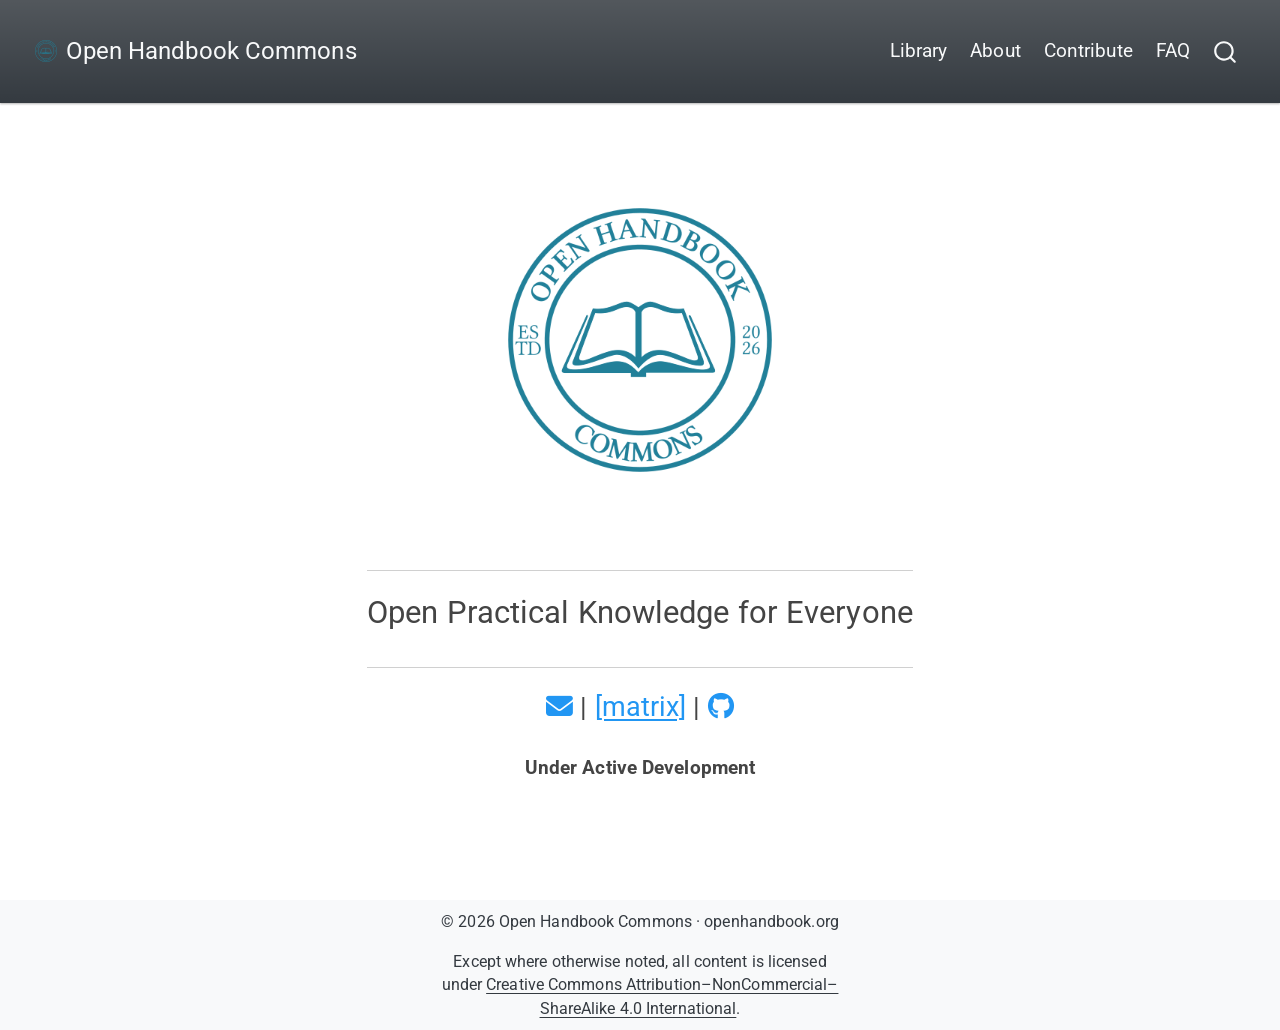
<file: docs/index.html>
<!DOCTYPE html>
<html xmlns="http://www.w3.org/1999/xhtml" lang="en" xml:lang="en"><head>

<meta charset="utf-8">
<meta name="generator" content="quarto-1.8.26">

<meta name="viewport" content="width=device-width, initial-scale=1.0, user-scalable=yes">


<title>Open Handbook Commons</title>
<style>
code{white-space: pre-wrap;}
span.smallcaps{font-variant: small-caps;}
div.columns{display: flex; gap: min(4vw, 1.5em);}
div.column{flex: auto; overflow-x: auto;}
div.hanging-indent{margin-left: 1.5em; text-indent: -1.5em;}
ul.task-list{list-style: none;}
ul.task-list li input[type="checkbox"] {
  width: 0.8em;
  margin: 0 0.8em 0.2em -1em; /* quarto-specific, see https://github.com/quarto-dev/quarto-cli/issues/4556 */ 
  vertical-align: middle;
}
</style>


<script src="site_libs/quarto-nav/quarto-nav.js"></script>
<script src="site_libs/quarto-nav/headroom.min.js"></script>
<script src="site_libs/clipboard/clipboard.min.js"></script>
<script src="site_libs/quarto-search/autocomplete.umd.js"></script>
<script src="site_libs/quarto-search/fuse.min.js"></script>
<script src="site_libs/quarto-search/quarto-search.js"></script>
<meta name="quarto:offset" content="./">
<link href="./images/logo.png" rel="icon" type="image/png">
<script src="site_libs/quarto-html/quarto.js" type="module"></script>
<script src="site_libs/quarto-html/tabsets/tabsets.js" type="module"></script>
<script src="site_libs/quarto-html/axe/axe-check.js" type="module"></script>
<script src="site_libs/quarto-html/popper.min.js"></script>
<script src="site_libs/quarto-html/tippy.umd.min.js"></script>
<link href="site_libs/quarto-html/tippy.css" rel="stylesheet">
<link href="site_libs/quarto-html/quarto-syntax-highlighting-587c61ba64f3a5504c4d52d930310e48.css" rel="stylesheet" id="quarto-text-highlighting-styles">
<script src="site_libs/bootstrap/bootstrap.min.js"></script>
<link href="site_libs/bootstrap/bootstrap-icons.css" rel="stylesheet">
<link href="site_libs/bootstrap/bootstrap-1f50e51d884a43f3b4fdaa1d08d226e6.min.css" rel="stylesheet" append-hash="true" id="quarto-bootstrap" data-mode="light">
<link href="site_libs/quarto-contrib/fontawesome6-6.7.2/all.min.css" rel="stylesheet">
<link href="site_libs/quarto-contrib/fontawesome6-6.7.2/latex-fontsize.css" rel="stylesheet">
<script id="quarto-search-options" type="application/json">{
  "location": "navbar",
  "copy-button": false,
  "collapse-after": 3,
  "panel-placement": "end",
  "type": "overlay",
  "limit": 50,
  "keyboard-shortcut": [
    "f",
    "/",
    "s"
  ],
  "show-item-context": false,
  "language": {
    "search-no-results-text": "No results",
    "search-matching-documents-text": "matching documents",
    "search-copy-link-title": "Copy link to search",
    "search-hide-matches-text": "Hide additional matches",
    "search-more-match-text": "more match in this document",
    "search-more-matches-text": "more matches in this document",
    "search-clear-button-title": "Clear",
    "search-text-placeholder": "",
    "search-detached-cancel-button-title": "Cancel",
    "search-submit-button-title": "Submit",
    "search-label": "Search"
  }
}</script>
<script type="text/javascript" src="https://platform-api.sharethis.com/js/sharethis.js#property=651f6abdc9bda500128cb0eb&amp;product=sticky-share-buttons&amp;source=platform" async="async"></script>


<link rel="stylesheet" href="./css/homepage.css">
<meta property="og:title" content="Open Handbook Commons">
<meta property="og:description" content="Open practical knowledge for everyone.">
<meta property="og:site_name" content="Open Handbook Commons">
<meta name="twitter:title" content="Open Handbook Commons">
<meta name="twitter:description" content="Open practical knowledge for everyone.">
<meta name="twitter:card" content="summary">
</head>

<body class="nav-fixed fullcontent quarto-light">

<div id="quarto-search-results"></div>
  <header id="quarto-header" class="headroom fixed-top">
    <nav class="navbar navbar-expand-lg " data-bs-theme="dark">
      <div class="navbar-container container-fluid">
      <div class="navbar-brand-container mx-auto">
    <a href="./index.html" class="navbar-brand navbar-brand-logo">
    <img src="./images/logo.png" alt="Open Handbook Commons Logo" class="navbar-logo light-content">
    <img src="./images/logo.png" alt="Open Handbook Commons Logo" class="navbar-logo dark-content">
    </a>
    <a class="navbar-brand" href="./index.html">
    <span class="navbar-title">Open Handbook Commons</span>
    </a>
  </div>
            <div id="quarto-search" class="" title="Search"></div>
          <button class="navbar-toggler" type="button" data-bs-toggle="collapse" data-bs-target="#navbarCollapse" aria-controls="navbarCollapse" role="menu" aria-expanded="false" aria-label="Toggle navigation" onclick="if (window.quartoToggleHeadroom) { window.quartoToggleHeadroom(); }">
  <span class="navbar-toggler-icon"></span>
</button>
          <div class="collapse navbar-collapse" id="navbarCollapse">
            <ul class="navbar-nav navbar-nav-scroll ms-auto">
  <li class="nav-item">
    <a class="nav-link" href="./library.html"> 
<span class="menu-text">Library</span></a>
  </li>  
  <li class="nav-item">
    <a class="nav-link" href="./about/index.html"> 
<span class="menu-text">About</span></a>
  </li>  
  <li class="nav-item">
    <a class="nav-link" href="./contribute/index.html"> 
<span class="menu-text">Contribute</span></a>
  </li>  
  <li class="nav-item">
    <a class="nav-link" href="./faq/index.html"> 
<span class="menu-text">FAQ</span></a>
  </li>  
</ul>
          </div> <!-- /navcollapse -->
            <div class="quarto-navbar-tools">
</div>
      </div> <!-- /container-fluid -->
    </nav>
</header>
<!-- content -->
<div id="quarto-content" class="quarto-container page-columns page-rows-contents page-layout-article page-navbar">
<!-- sidebar -->
<!-- margin-sidebar -->
    
<!-- main -->
<div class="quarto-about-jolla">
  <img src="/images/logo.png" class="about-image
  round " style="height: 15em; width: 15em;">
 <header id="title-block-header" class="quarto-title-block"></header><main class="content" id="quarto-document-content">
<hr>
<p class="tagline">Open Practical Knowledge for Everyone</p>
<hr>
<div class="social">
<p><a href="mailto:contact@openhandbook.org"><i class="fa-solid fa-envelope" aria-label="envelope"></i></a> | <a href="https://matrix.to/#/#open-handbook:matrix.org">[matrix]</a> | <a href="https://github.com/openhandbookcommons"><i class="fa-brands fa-github" aria-label="github"></i></a></p>
</div>
<p><strong>Under Active Development</strong></p>


</main>  
</div>
 <!-- /main -->
<script id="quarto-html-after-body" type="application/javascript">
  window.document.addEventListener("DOMContentLoaded", function (event) {
    const isCodeAnnotation = (el) => {
      for (const clz of el.classList) {
        if (clz.startsWith('code-annotation-')) {                     
          return true;
        }
      }
      return false;
    }
    const onCopySuccess = function(e) {
      // button target
      const button = e.trigger;
      // don't keep focus
      button.blur();
      // flash "checked"
      button.classList.add('code-copy-button-checked');
      var currentTitle = button.getAttribute("title");
      button.setAttribute("title", "Copied!");
      let tooltip;
      if (window.bootstrap) {
        button.setAttribute("data-bs-toggle", "tooltip");
        button.setAttribute("data-bs-placement", "left");
        button.setAttribute("data-bs-title", "Copied!");
        tooltip = new bootstrap.Tooltip(button, 
          { trigger: "manual", 
            customClass: "code-copy-button-tooltip",
            offset: [0, -8]});
        tooltip.show();    
      }
      setTimeout(function() {
        if (tooltip) {
          tooltip.hide();
          button.removeAttribute("data-bs-title");
          button.removeAttribute("data-bs-toggle");
          button.removeAttribute("data-bs-placement");
        }
        button.setAttribute("title", currentTitle);
        button.classList.remove('code-copy-button-checked');
      }, 1000);
      // clear code selection
      e.clearSelection();
    }
    const getTextToCopy = function(trigger) {
      const outerScaffold = trigger.parentElement.cloneNode(true);
      const codeEl = outerScaffold.querySelector('code');
      for (const childEl of codeEl.children) {
        if (isCodeAnnotation(childEl)) {
          childEl.remove();
        }
      }
      return codeEl.innerText;
    }
    const clipboard = new window.ClipboardJS('.code-copy-button:not([data-in-quarto-modal])', {
      text: getTextToCopy
    });
    clipboard.on('success', onCopySuccess);
    if (window.document.getElementById('quarto-embedded-source-code-modal')) {
      const clipboardModal = new window.ClipboardJS('.code-copy-button[data-in-quarto-modal]', {
        text: getTextToCopy,
        container: window.document.getElementById('quarto-embedded-source-code-modal')
      });
      clipboardModal.on('success', onCopySuccess);
    }
      var localhostRegex = new RegExp(/^(?:http|https):\/\/localhost\:?[0-9]*\//);
      var mailtoRegex = new RegExp(/^mailto:/);
        var filterRegex = new RegExp("https:\/\/openhandbook\.org");
      var isInternal = (href) => {
          return filterRegex.test(href) || localhostRegex.test(href) || mailtoRegex.test(href);
      }
      // Inspect non-navigation links and adorn them if external
     var links = window.document.querySelectorAll('a[href]:not(.nav-link):not(.navbar-brand):not(.toc-action):not(.sidebar-link):not(.sidebar-item-toggle):not(.pagination-link):not(.no-external):not([aria-hidden]):not(.dropdown-item):not(.quarto-navigation-tool):not(.about-link)');
      for (var i=0; i<links.length; i++) {
        const link = links[i];
        if (!isInternal(link.href)) {
          // undo the damage that might have been done by quarto-nav.js in the case of
          // links that we want to consider external
          if (link.dataset.originalHref !== undefined) {
            link.href = link.dataset.originalHref;
          }
            // target, if specified
            link.setAttribute("target", "_blank");
            if (link.getAttribute("rel") === null) {
              link.setAttribute("rel", "noopener");
            }
        }
      }
    function tippyHover(el, contentFn, onTriggerFn, onUntriggerFn) {
      const config = {
        allowHTML: true,
        maxWidth: 500,
        delay: 100,
        arrow: false,
        appendTo: function(el) {
            return el.parentElement;
        },
        interactive: true,
        interactiveBorder: 10,
        theme: 'quarto',
        placement: 'bottom-start',
      };
      if (contentFn) {
        config.content = contentFn;
      }
      if (onTriggerFn) {
        config.onTrigger = onTriggerFn;
      }
      if (onUntriggerFn) {
        config.onUntrigger = onUntriggerFn;
      }
      window.tippy(el, config); 
    }
    const noterefs = window.document.querySelectorAll('a[role="doc-noteref"]');
    for (var i=0; i<noterefs.length; i++) {
      const ref = noterefs[i];
      tippyHover(ref, function() {
        // use id or data attribute instead here
        let href = ref.getAttribute('data-footnote-href') || ref.getAttribute('href');
        try { href = new URL(href).hash; } catch {}
        const id = href.replace(/^#\/?/, "");
        const note = window.document.getElementById(id);
        if (note) {
          return note.innerHTML;
        } else {
          return "";
        }
      });
    }
    const xrefs = window.document.querySelectorAll('a.quarto-xref');
    const processXRef = (id, note) => {
      // Strip column container classes
      const stripColumnClz = (el) => {
        el.classList.remove("page-full", "page-columns");
        if (el.children) {
          for (const child of el.children) {
            stripColumnClz(child);
          }
        }
      }
      stripColumnClz(note)
      if (id === null || id.startsWith('sec-')) {
        // Special case sections, only their first couple elements
        const container = document.createElement("div");
        if (note.children && note.children.length > 2) {
          container.appendChild(note.children[0].cloneNode(true));
          for (let i = 1; i < note.children.length; i++) {
            const child = note.children[i];
            if (child.tagName === "P" && child.innerText === "") {
              continue;
            } else {
              container.appendChild(child.cloneNode(true));
              break;
            }
          }
          if (window.Quarto?.typesetMath) {
            window.Quarto.typesetMath(container);
          }
          return container.innerHTML
        } else {
          if (window.Quarto?.typesetMath) {
            window.Quarto.typesetMath(note);
          }
          return note.innerHTML;
        }
      } else {
        // Remove any anchor links if they are present
        const anchorLink = note.querySelector('a.anchorjs-link');
        if (anchorLink) {
          anchorLink.remove();
        }
        if (window.Quarto?.typesetMath) {
          window.Quarto.typesetMath(note);
        }
        if (note.classList.contains("callout")) {
          return note.outerHTML;
        } else {
          return note.innerHTML;
        }
      }
    }
    for (var i=0; i<xrefs.length; i++) {
      const xref = xrefs[i];
      tippyHover(xref, undefined, function(instance) {
        instance.disable();
        let url = xref.getAttribute('href');
        let hash = undefined; 
        if (url.startsWith('#')) {
          hash = url;
        } else {
          try { hash = new URL(url).hash; } catch {}
        }
        if (hash) {
          const id = hash.replace(/^#\/?/, "");
          const note = window.document.getElementById(id);
          if (note !== null) {
            try {
              const html = processXRef(id, note.cloneNode(true));
              instance.setContent(html);
            } finally {
              instance.enable();
              instance.show();
            }
          } else {
            // See if we can fetch this
            fetch(url.split('#')[0])
            .then(res => res.text())
            .then(html => {
              const parser = new DOMParser();
              const htmlDoc = parser.parseFromString(html, "text/html");
              const note = htmlDoc.getElementById(id);
              if (note !== null) {
                const html = processXRef(id, note);
                instance.setContent(html);
              } 
            }).finally(() => {
              instance.enable();
              instance.show();
            });
          }
        } else {
          // See if we can fetch a full url (with no hash to target)
          // This is a special case and we should probably do some content thinning / targeting
          fetch(url)
          .then(res => res.text())
          .then(html => {
            const parser = new DOMParser();
            const htmlDoc = parser.parseFromString(html, "text/html");
            const note = htmlDoc.querySelector('main.content');
            if (note !== null) {
              // This should only happen for chapter cross references
              // (since there is no id in the URL)
              // remove the first header
              if (note.children.length > 0 && note.children[0].tagName === "HEADER") {
                note.children[0].remove();
              }
              const html = processXRef(null, note);
              instance.setContent(html);
            } 
          }).finally(() => {
            instance.enable();
            instance.show();
          });
        }
      }, function(instance) {
      });
    }
        let selectedAnnoteEl;
        const selectorForAnnotation = ( cell, annotation) => {
          let cellAttr = 'data-code-cell="' + cell + '"';
          let lineAttr = 'data-code-annotation="' +  annotation + '"';
          const selector = 'span[' + cellAttr + '][' + lineAttr + ']';
          return selector;
        }
        const selectCodeLines = (annoteEl) => {
          const doc = window.document;
          const targetCell = annoteEl.getAttribute("data-target-cell");
          const targetAnnotation = annoteEl.getAttribute("data-target-annotation");
          const annoteSpan = window.document.querySelector(selectorForAnnotation(targetCell, targetAnnotation));
          const lines = annoteSpan.getAttribute("data-code-lines").split(",");
          const lineIds = lines.map((line) => {
            return targetCell + "-" + line;
          })
          let top = null;
          let height = null;
          let parent = null;
          if (lineIds.length > 0) {
              //compute the position of the single el (top and bottom and make a div)
              const el = window.document.getElementById(lineIds[0]);
              top = el.offsetTop;
              height = el.offsetHeight;
              parent = el.parentElement.parentElement;
            if (lineIds.length > 1) {
              const lastEl = window.document.getElementById(lineIds[lineIds.length - 1]);
              const bottom = lastEl.offsetTop + lastEl.offsetHeight;
              height = bottom - top;
            }
            if (top !== null && height !== null && parent !== null) {
              // cook up a div (if necessary) and position it 
              let div = window.document.getElementById("code-annotation-line-highlight");
              if (div === null) {
                div = window.document.createElement("div");
                div.setAttribute("id", "code-annotation-line-highlight");
                div.style.position = 'absolute';
                parent.appendChild(div);
              }
              div.style.top = top - 2 + "px";
              div.style.height = height + 4 + "px";
              div.style.left = 0;
              let gutterDiv = window.document.getElementById("code-annotation-line-highlight-gutter");
              if (gutterDiv === null) {
                gutterDiv = window.document.createElement("div");
                gutterDiv.setAttribute("id", "code-annotation-line-highlight-gutter");
                gutterDiv.style.position = 'absolute';
                const codeCell = window.document.getElementById(targetCell);
                const gutter = codeCell.querySelector('.code-annotation-gutter');
                gutter.appendChild(gutterDiv);
              }
              gutterDiv.style.top = top - 2 + "px";
              gutterDiv.style.height = height + 4 + "px";
            }
            selectedAnnoteEl = annoteEl;
          }
        };
        const unselectCodeLines = () => {
          const elementsIds = ["code-annotation-line-highlight", "code-annotation-line-highlight-gutter"];
          elementsIds.forEach((elId) => {
            const div = window.document.getElementById(elId);
            if (div) {
              div.remove();
            }
          });
          selectedAnnoteEl = undefined;
        };
          // Handle positioning of the toggle
      window.addEventListener(
        "resize",
        throttle(() => {
          elRect = undefined;
          if (selectedAnnoteEl) {
            selectCodeLines(selectedAnnoteEl);
          }
        }, 10)
      );
      function throttle(fn, ms) {
      let throttle = false;
      let timer;
        return (...args) => {
          if(!throttle) { // first call gets through
              fn.apply(this, args);
              throttle = true;
          } else { // all the others get throttled
              if(timer) clearTimeout(timer); // cancel #2
              timer = setTimeout(() => {
                fn.apply(this, args);
                timer = throttle = false;
              }, ms);
          }
        };
      }
        // Attach click handler to the DT
        const annoteDls = window.document.querySelectorAll('dt[data-target-cell]');
        for (const annoteDlNode of annoteDls) {
          annoteDlNode.addEventListener('click', (event) => {
            const clickedEl = event.target;
            if (clickedEl !== selectedAnnoteEl) {
              unselectCodeLines();
              const activeEl = window.document.querySelector('dt[data-target-cell].code-annotation-active');
              if (activeEl) {
                activeEl.classList.remove('code-annotation-active');
              }
              selectCodeLines(clickedEl);
              clickedEl.classList.add('code-annotation-active');
            } else {
              // Unselect the line
              unselectCodeLines();
              clickedEl.classList.remove('code-annotation-active');
            }
          });
        }
    const findCites = (el) => {
      const parentEl = el.parentElement;
      if (parentEl) {
        const cites = parentEl.dataset.cites;
        if (cites) {
          return {
            el,
            cites: cites.split(' ')
          };
        } else {
          return findCites(el.parentElement)
        }
      } else {
        return undefined;
      }
    };
    var bibliorefs = window.document.querySelectorAll('a[role="doc-biblioref"]');
    for (var i=0; i<bibliorefs.length; i++) {
      const ref = bibliorefs[i];
      const citeInfo = findCites(ref);
      if (citeInfo) {
        tippyHover(citeInfo.el, function() {
          var popup = window.document.createElement('div');
          citeInfo.cites.forEach(function(cite) {
            var citeDiv = window.document.createElement('div');
            citeDiv.classList.add('hanging-indent');
            citeDiv.classList.add('csl-entry');
            var biblioDiv = window.document.getElementById('ref-' + cite);
            if (biblioDiv) {
              citeDiv.innerHTML = biblioDiv.innerHTML;
            }
            popup.appendChild(citeDiv);
          });
          return popup.innerHTML;
        });
      }
    }
  });
  </script>
</div> <!-- /content -->
<footer class="footer">
  <div class="nav-footer">
    <div class="nav-footer-left">
      &nbsp;
    </div>   
    <div class="nav-footer-center">
<p>
© 2026 Open Handbook Commons · openhandbook.org
</p>
<p>
Except where otherwise noted, all content is licensed under <a href="https://creativecommons.org/licenses/by-nc-sa/4.0/" target="_blank" rel="noopener"> Creative Commons Attribution–NonCommercial–ShareAlike 4.0 International</a>.
</p>
</div>
    <div class="nav-footer-right">
      &nbsp;
    </div>
  </div>
</footer>
<div class="sharethis-sticky-share-buttons"></div>




</body></html>
</file>
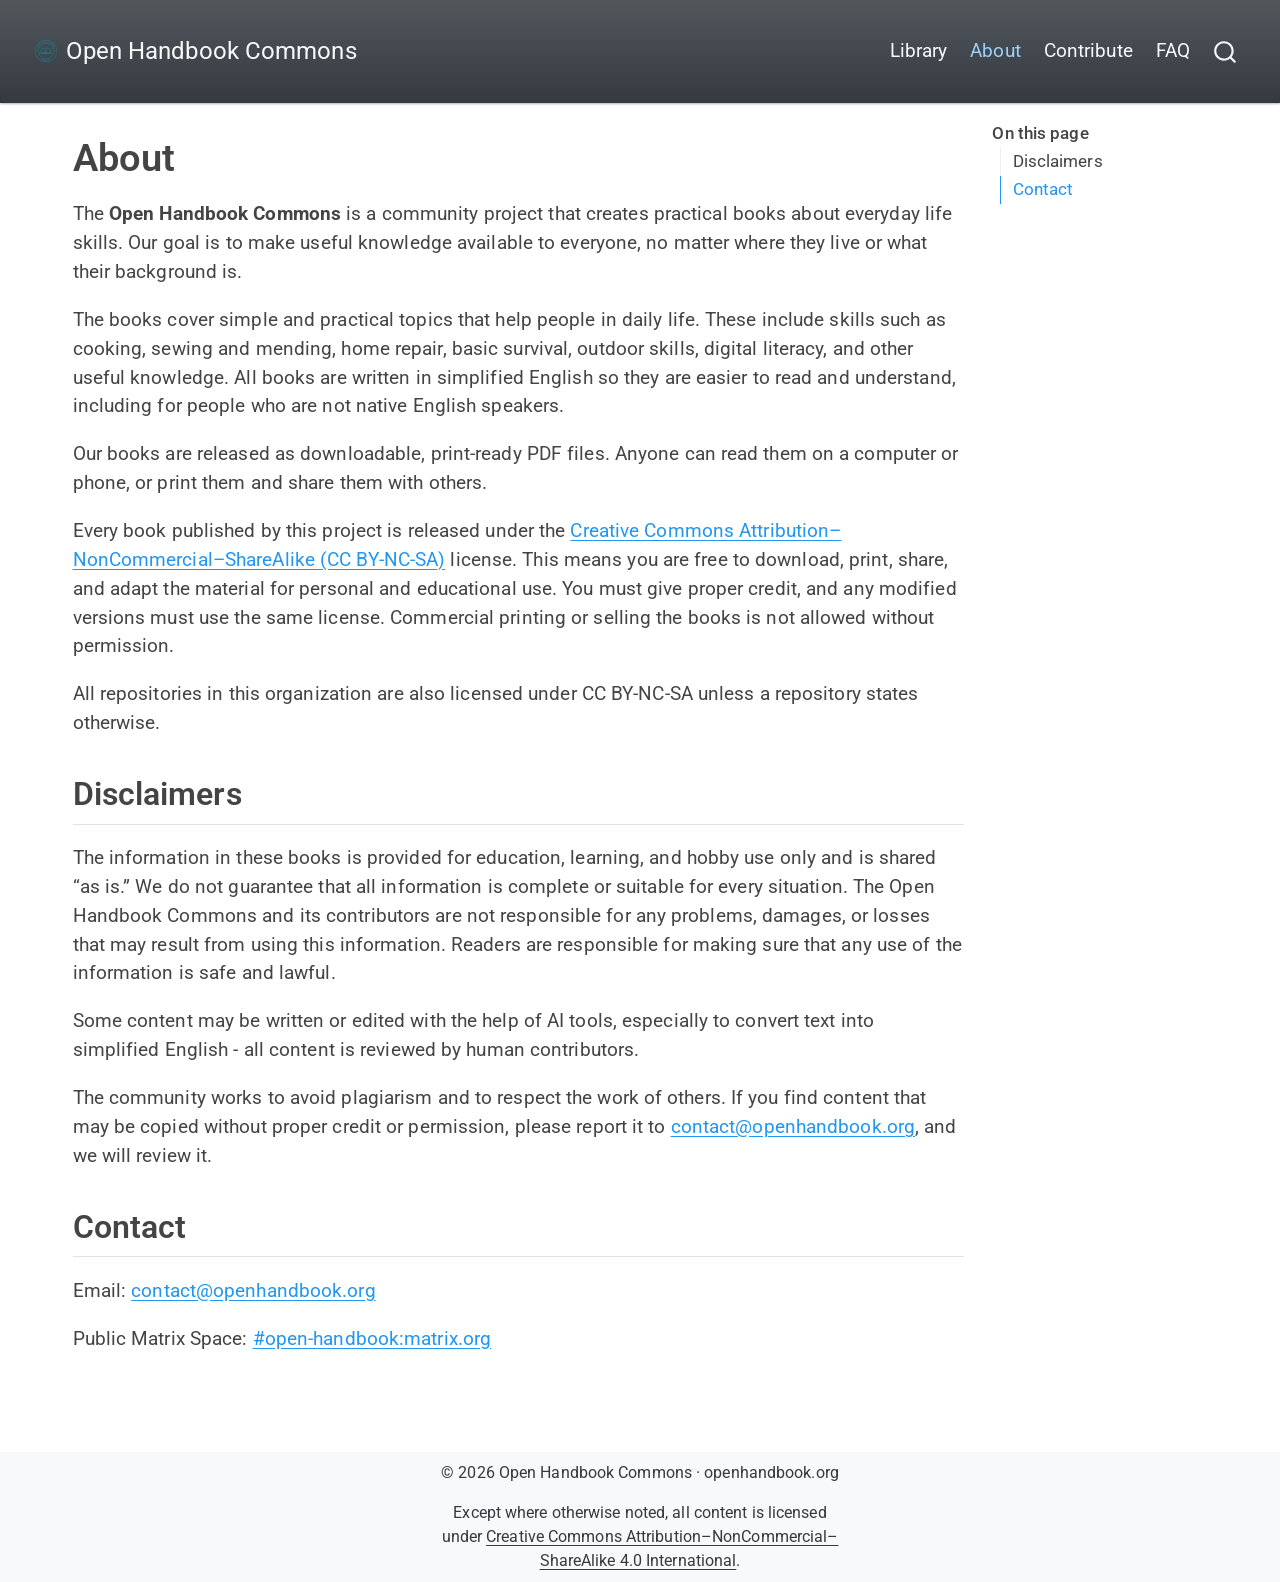
<file: docs/about/index.html>
<!DOCTYPE html>
<html xmlns="http://www.w3.org/1999/xhtml" lang="en" xml:lang="en"><head>

<meta charset="utf-8">
<meta name="generator" content="quarto-1.8.26">

<meta name="viewport" content="width=device-width, initial-scale=1.0, user-scalable=yes">


<title>About – Open Handbook Commons</title>
<style>
code{white-space: pre-wrap;}
span.smallcaps{font-variant: small-caps;}
div.columns{display: flex; gap: min(4vw, 1.5em);}
div.column{flex: auto; overflow-x: auto;}
div.hanging-indent{margin-left: 1.5em; text-indent: -1.5em;}
ul.task-list{list-style: none;}
ul.task-list li input[type="checkbox"] {
  width: 0.8em;
  margin: 0 0.8em 0.2em -1em; /* quarto-specific, see https://github.com/quarto-dev/quarto-cli/issues/4556 */ 
  vertical-align: middle;
}
</style>


<script src="../site_libs/quarto-nav/quarto-nav.js"></script>
<script src="../site_libs/quarto-nav/headroom.min.js"></script>
<script src="../site_libs/clipboard/clipboard.min.js"></script>
<script src="../site_libs/quarto-search/autocomplete.umd.js"></script>
<script src="../site_libs/quarto-search/fuse.min.js"></script>
<script src="../site_libs/quarto-search/quarto-search.js"></script>
<meta name="quarto:offset" content="../">
<link href="../images/logo.png" rel="icon" type="image/png">
<script src="../site_libs/quarto-html/quarto.js" type="module"></script>
<script src="../site_libs/quarto-html/tabsets/tabsets.js" type="module"></script>
<script src="../site_libs/quarto-html/axe/axe-check.js" type="module"></script>
<script src="../site_libs/quarto-html/popper.min.js"></script>
<script src="../site_libs/quarto-html/tippy.umd.min.js"></script>
<script src="../site_libs/quarto-html/anchor.min.js"></script>
<link href="../site_libs/quarto-html/tippy.css" rel="stylesheet">
<link href="../site_libs/quarto-html/quarto-syntax-highlighting-587c61ba64f3a5504c4d52d930310e48.css" rel="stylesheet" id="quarto-text-highlighting-styles">
<script src="../site_libs/bootstrap/bootstrap.min.js"></script>
<link href="../site_libs/bootstrap/bootstrap-icons.css" rel="stylesheet">
<link href="../site_libs/bootstrap/bootstrap-1f50e51d884a43f3b4fdaa1d08d226e6.min.css" rel="stylesheet" append-hash="true" id="quarto-bootstrap" data-mode="light">
<script id="quarto-search-options" type="application/json">{
  "location": "navbar",
  "copy-button": false,
  "collapse-after": 3,
  "panel-placement": "end",
  "type": "overlay",
  "limit": 50,
  "keyboard-shortcut": [
    "f",
    "/",
    "s"
  ],
  "show-item-context": false,
  "language": {
    "search-no-results-text": "No results",
    "search-matching-documents-text": "matching documents",
    "search-copy-link-title": "Copy link to search",
    "search-hide-matches-text": "Hide additional matches",
    "search-more-match-text": "more match in this document",
    "search-more-matches-text": "more matches in this document",
    "search-clear-button-title": "Clear",
    "search-text-placeholder": "",
    "search-detached-cancel-button-title": "Cancel",
    "search-submit-button-title": "Submit",
    "search-label": "Search"
  }
}</script>
<script type="text/javascript" src="https://platform-api.sharethis.com/js/sharethis.js#property=651f6abdc9bda500128cb0eb&amp;product=sticky-share-buttons&amp;source=platform" async="async"></script>


<meta property="og:title" content="About – Open Handbook Commons">
<meta property="og:description" content="Open practical knowledge for everyone.">
<meta property="og:site_name" content="Open Handbook Commons">
<meta name="twitter:title" content="About – Open Handbook Commons">
<meta name="twitter:description" content="Open practical knowledge for everyone.">
<meta name="twitter:card" content="summary">
</head>

<body class="nav-fixed quarto-light">

<div id="quarto-search-results"></div>
  <header id="quarto-header" class="headroom fixed-top">
    <nav class="navbar navbar-expand-lg " data-bs-theme="dark">
      <div class="navbar-container container-fluid">
      <div class="navbar-brand-container mx-auto">
    <a href="../index.html" class="navbar-brand navbar-brand-logo">
    <img src="../images/logo.png" alt="Open Handbook Commons Logo" class="navbar-logo light-content">
    <img src="../images/logo.png" alt="Open Handbook Commons Logo" class="navbar-logo dark-content">
    </a>
    <a class="navbar-brand" href="../index.html">
    <span class="navbar-title">Open Handbook Commons</span>
    </a>
  </div>
            <div id="quarto-search" class="" title="Search"></div>
          <button class="navbar-toggler" type="button" data-bs-toggle="collapse" data-bs-target="#navbarCollapse" aria-controls="navbarCollapse" role="menu" aria-expanded="false" aria-label="Toggle navigation" onclick="if (window.quartoToggleHeadroom) { window.quartoToggleHeadroom(); }">
  <span class="navbar-toggler-icon"></span>
</button>
          <div class="collapse navbar-collapse" id="navbarCollapse">
            <ul class="navbar-nav navbar-nav-scroll ms-auto">
  <li class="nav-item">
    <a class="nav-link" href="../library.html"> 
<span class="menu-text">Library</span></a>
  </li>  
  <li class="nav-item">
    <a class="nav-link active" href="../about/index.html" aria-current="page"> 
<span class="menu-text">About</span></a>
  </li>  
  <li class="nav-item">
    <a class="nav-link" href="../contribute/index.html"> 
<span class="menu-text">Contribute</span></a>
  </li>  
  <li class="nav-item">
    <a class="nav-link" href="../faq/index.html"> 
<span class="menu-text">FAQ</span></a>
  </li>  
</ul>
          </div> <!-- /navcollapse -->
            <div class="quarto-navbar-tools">
</div>
      </div> <!-- /container-fluid -->
    </nav>
</header>
<!-- content -->
<div id="quarto-content" class="quarto-container page-columns page-rows-contents page-layout-full page-navbar">
<!-- sidebar -->
<!-- margin-sidebar -->
    <div id="quarto-margin-sidebar" class="sidebar margin-sidebar">
        <nav id="TOC" role="doc-toc" class="toc-active">
    <h2 id="toc-title">On this page</h2>
   
  <ul>
  <li><a href="#disclaimers" id="toc-disclaimers" class="nav-link active" data-scroll-target="#disclaimers">Disclaimers</a></li>
  <li><a href="#contact" id="toc-contact" class="nav-link" data-scroll-target="#contact">Contact</a></li>
  </ul>
</nav>
    </div>
<!-- main -->
<main class="content column-page-left" id="quarto-document-content">

<header id="title-block-header" class="quarto-title-block default">
<div class="quarto-title">
<h1 class="title">About</h1>
</div>



<div class="quarto-title-meta column-page-left">

    
  
    
  </div>
  


</header>


<p>The <strong>Open Handbook Commons</strong> is a community project that creates practical books about everyday life skills. Our goal is to make useful knowledge available to everyone, no matter where they live or what their background is.</p>
<p>The books cover simple and practical topics that help people in daily life. These include skills such as cooking, sewing and mending, home repair, basic survival, outdoor skills, digital literacy, and other useful knowledge. All books are written in simplified English so they are easier to read and understand, including for people who are not native English speakers.</p>
<p>Our books are released as downloadable, print-ready PDF files. Anyone can read them on a computer or phone, or print them and share them with others.</p>
<p>Every book published by this project is released under the <a href="https://creativecommons.org/licenses/by-nc-sa/4.0/">Creative Commons Attribution–NonCommercial–ShareAlike (CC BY-NC-SA)</a> license. This means you are free to download, print, share, and adapt the material for personal and educational use. You must give proper credit, and any modified versions must use the same license. Commercial printing or selling the books is not allowed without permission.</p>
<p>All repositories in this organization are also licensed under CC BY-NC-SA unless a repository states otherwise.</p>
<section id="disclaimers" class="level2">
<h2 class="anchored" data-anchor-id="disclaimers">Disclaimers</h2>
<p>The information in these books is provided for education, learning, and hobby use only and is shared “as is.” We do not guarantee that all information is complete or suitable for every situation. The Open Handbook Commons and its contributors are not responsible for any problems, damages, or losses that may result from using this information. Readers are responsible for making sure that any use of the information is safe and lawful.</p>
<p>Some content may be written or edited with the help of AI tools, especially to convert text into simplified English - all content is reviewed by human contributors.</p>
<p>The community works to avoid plagiarism and to respect the work of others. If you find content that may be copied without proper credit or permission, please report it to <a href="mailto:contact@openhandbook.org">contact@openhandbook.org</a>, and we will review it.</p>
</section>
<section id="contact" class="level2">
<h2 class="anchored" data-anchor-id="contact">Contact</h2>
<p>Email: <a href="mailto:contact@openhandbook.org">contact@openhandbook.org</a></p>
<p>Public Matrix Space: <a href="https://matrix.to/#/#open-handbook:matrix.org">#open-handbook:matrix.org</a></p>


</section>

</main> <!-- /main -->
<script id="quarto-html-after-body" type="application/javascript">
  window.document.addEventListener("DOMContentLoaded", function (event) {
    const icon = "";
    const anchorJS = new window.AnchorJS();
    anchorJS.options = {
      placement: 'right',
      icon: icon
    };
    anchorJS.add('.anchored');
    const isCodeAnnotation = (el) => {
      for (const clz of el.classList) {
        if (clz.startsWith('code-annotation-')) {                     
          return true;
        }
      }
      return false;
    }
    const onCopySuccess = function(e) {
      // button target
      const button = e.trigger;
      // don't keep focus
      button.blur();
      // flash "checked"
      button.classList.add('code-copy-button-checked');
      var currentTitle = button.getAttribute("title");
      button.setAttribute("title", "Copied!");
      let tooltip;
      if (window.bootstrap) {
        button.setAttribute("data-bs-toggle", "tooltip");
        button.setAttribute("data-bs-placement", "left");
        button.setAttribute("data-bs-title", "Copied!");
        tooltip = new bootstrap.Tooltip(button, 
          { trigger: "manual", 
            customClass: "code-copy-button-tooltip",
            offset: [0, -8]});
        tooltip.show();    
      }
      setTimeout(function() {
        if (tooltip) {
          tooltip.hide();
          button.removeAttribute("data-bs-title");
          button.removeAttribute("data-bs-toggle");
          button.removeAttribute("data-bs-placement");
        }
        button.setAttribute("title", currentTitle);
        button.classList.remove('code-copy-button-checked');
      }, 1000);
      // clear code selection
      e.clearSelection();
    }
    const getTextToCopy = function(trigger) {
      const outerScaffold = trigger.parentElement.cloneNode(true);
      const codeEl = outerScaffold.querySelector('code');
      for (const childEl of codeEl.children) {
        if (isCodeAnnotation(childEl)) {
          childEl.remove();
        }
      }
      return codeEl.innerText;
    }
    const clipboard = new window.ClipboardJS('.code-copy-button:not([data-in-quarto-modal])', {
      text: getTextToCopy
    });
    clipboard.on('success', onCopySuccess);
    if (window.document.getElementById('quarto-embedded-source-code-modal')) {
      const clipboardModal = new window.ClipboardJS('.code-copy-button[data-in-quarto-modal]', {
        text: getTextToCopy,
        container: window.document.getElementById('quarto-embedded-source-code-modal')
      });
      clipboardModal.on('success', onCopySuccess);
    }
      var localhostRegex = new RegExp(/^(?:http|https):\/\/localhost\:?[0-9]*\//);
      var mailtoRegex = new RegExp(/^mailto:/);
        var filterRegex = new RegExp("https:\/\/openhandbook\.org");
      var isInternal = (href) => {
          return filterRegex.test(href) || localhostRegex.test(href) || mailtoRegex.test(href);
      }
      // Inspect non-navigation links and adorn them if external
     var links = window.document.querySelectorAll('a[href]:not(.nav-link):not(.navbar-brand):not(.toc-action):not(.sidebar-link):not(.sidebar-item-toggle):not(.pagination-link):not(.no-external):not([aria-hidden]):not(.dropdown-item):not(.quarto-navigation-tool):not(.about-link)');
      for (var i=0; i<links.length; i++) {
        const link = links[i];
        if (!isInternal(link.href)) {
          // undo the damage that might have been done by quarto-nav.js in the case of
          // links that we want to consider external
          if (link.dataset.originalHref !== undefined) {
            link.href = link.dataset.originalHref;
          }
            // target, if specified
            link.setAttribute("target", "_blank");
            if (link.getAttribute("rel") === null) {
              link.setAttribute("rel", "noopener");
            }
        }
      }
    function tippyHover(el, contentFn, onTriggerFn, onUntriggerFn) {
      const config = {
        allowHTML: true,
        maxWidth: 500,
        delay: 100,
        arrow: false,
        appendTo: function(el) {
            return el.parentElement;
        },
        interactive: true,
        interactiveBorder: 10,
        theme: 'quarto',
        placement: 'bottom-start',
      };
      if (contentFn) {
        config.content = contentFn;
      }
      if (onTriggerFn) {
        config.onTrigger = onTriggerFn;
      }
      if (onUntriggerFn) {
        config.onUntrigger = onUntriggerFn;
      }
      window.tippy(el, config); 
    }
    const noterefs = window.document.querySelectorAll('a[role="doc-noteref"]');
    for (var i=0; i<noterefs.length; i++) {
      const ref = noterefs[i];
      tippyHover(ref, function() {
        // use id or data attribute instead here
        let href = ref.getAttribute('data-footnote-href') || ref.getAttribute('href');
        try { href = new URL(href).hash; } catch {}
        const id = href.replace(/^#\/?/, "");
        const note = window.document.getElementById(id);
        if (note) {
          return note.innerHTML;
        } else {
          return "";
        }
      });
    }
    const xrefs = window.document.querySelectorAll('a.quarto-xref');
    const processXRef = (id, note) => {
      // Strip column container classes
      const stripColumnClz = (el) => {
        el.classList.remove("page-full", "page-columns");
        if (el.children) {
          for (const child of el.children) {
            stripColumnClz(child);
          }
        }
      }
      stripColumnClz(note)
      if (id === null || id.startsWith('sec-')) {
        // Special case sections, only their first couple elements
        const container = document.createElement("div");
        if (note.children && note.children.length > 2) {
          container.appendChild(note.children[0].cloneNode(true));
          for (let i = 1; i < note.children.length; i++) {
            const child = note.children[i];
            if (child.tagName === "P" && child.innerText === "") {
              continue;
            } else {
              container.appendChild(child.cloneNode(true));
              break;
            }
          }
          if (window.Quarto?.typesetMath) {
            window.Quarto.typesetMath(container);
          }
          return container.innerHTML
        } else {
          if (window.Quarto?.typesetMath) {
            window.Quarto.typesetMath(note);
          }
          return note.innerHTML;
        }
      } else {
        // Remove any anchor links if they are present
        const anchorLink = note.querySelector('a.anchorjs-link');
        if (anchorLink) {
          anchorLink.remove();
        }
        if (window.Quarto?.typesetMath) {
          window.Quarto.typesetMath(note);
        }
        if (note.classList.contains("callout")) {
          return note.outerHTML;
        } else {
          return note.innerHTML;
        }
      }
    }
    for (var i=0; i<xrefs.length; i++) {
      const xref = xrefs[i];
      tippyHover(xref, undefined, function(instance) {
        instance.disable();
        let url = xref.getAttribute('href');
        let hash = undefined; 
        if (url.startsWith('#')) {
          hash = url;
        } else {
          try { hash = new URL(url).hash; } catch {}
        }
        if (hash) {
          const id = hash.replace(/^#\/?/, "");
          const note = window.document.getElementById(id);
          if (note !== null) {
            try {
              const html = processXRef(id, note.cloneNode(true));
              instance.setContent(html);
            } finally {
              instance.enable();
              instance.show();
            }
          } else {
            // See if we can fetch this
            fetch(url.split('#')[0])
            .then(res => res.text())
            .then(html => {
              const parser = new DOMParser();
              const htmlDoc = parser.parseFromString(html, "text/html");
              const note = htmlDoc.getElementById(id);
              if (note !== null) {
                const html = processXRef(id, note);
                instance.setContent(html);
              } 
            }).finally(() => {
              instance.enable();
              instance.show();
            });
          }
        } else {
          // See if we can fetch a full url (with no hash to target)
          // This is a special case and we should probably do some content thinning / targeting
          fetch(url)
          .then(res => res.text())
          .then(html => {
            const parser = new DOMParser();
            const htmlDoc = parser.parseFromString(html, "text/html");
            const note = htmlDoc.querySelector('main.content');
            if (note !== null) {
              // This should only happen for chapter cross references
              // (since there is no id in the URL)
              // remove the first header
              if (note.children.length > 0 && note.children[0].tagName === "HEADER") {
                note.children[0].remove();
              }
              const html = processXRef(null, note);
              instance.setContent(html);
            } 
          }).finally(() => {
            instance.enable();
            instance.show();
          });
        }
      }, function(instance) {
      });
    }
        let selectedAnnoteEl;
        const selectorForAnnotation = ( cell, annotation) => {
          let cellAttr = 'data-code-cell="' + cell + '"';
          let lineAttr = 'data-code-annotation="' +  annotation + '"';
          const selector = 'span[' + cellAttr + '][' + lineAttr + ']';
          return selector;
        }
        const selectCodeLines = (annoteEl) => {
          const doc = window.document;
          const targetCell = annoteEl.getAttribute("data-target-cell");
          const targetAnnotation = annoteEl.getAttribute("data-target-annotation");
          const annoteSpan = window.document.querySelector(selectorForAnnotation(targetCell, targetAnnotation));
          const lines = annoteSpan.getAttribute("data-code-lines").split(",");
          const lineIds = lines.map((line) => {
            return targetCell + "-" + line;
          })
          let top = null;
          let height = null;
          let parent = null;
          if (lineIds.length > 0) {
              //compute the position of the single el (top and bottom and make a div)
              const el = window.document.getElementById(lineIds[0]);
              top = el.offsetTop;
              height = el.offsetHeight;
              parent = el.parentElement.parentElement;
            if (lineIds.length > 1) {
              const lastEl = window.document.getElementById(lineIds[lineIds.length - 1]);
              const bottom = lastEl.offsetTop + lastEl.offsetHeight;
              height = bottom - top;
            }
            if (top !== null && height !== null && parent !== null) {
              // cook up a div (if necessary) and position it 
              let div = window.document.getElementById("code-annotation-line-highlight");
              if (div === null) {
                div = window.document.createElement("div");
                div.setAttribute("id", "code-annotation-line-highlight");
                div.style.position = 'absolute';
                parent.appendChild(div);
              }
              div.style.top = top - 2 + "px";
              div.style.height = height + 4 + "px";
              div.style.left = 0;
              let gutterDiv = window.document.getElementById("code-annotation-line-highlight-gutter");
              if (gutterDiv === null) {
                gutterDiv = window.document.createElement("div");
                gutterDiv.setAttribute("id", "code-annotation-line-highlight-gutter");
                gutterDiv.style.position = 'absolute';
                const codeCell = window.document.getElementById(targetCell);
                const gutter = codeCell.querySelector('.code-annotation-gutter');
                gutter.appendChild(gutterDiv);
              }
              gutterDiv.style.top = top - 2 + "px";
              gutterDiv.style.height = height + 4 + "px";
            }
            selectedAnnoteEl = annoteEl;
          }
        };
        const unselectCodeLines = () => {
          const elementsIds = ["code-annotation-line-highlight", "code-annotation-line-highlight-gutter"];
          elementsIds.forEach((elId) => {
            const div = window.document.getElementById(elId);
            if (div) {
              div.remove();
            }
          });
          selectedAnnoteEl = undefined;
        };
          // Handle positioning of the toggle
      window.addEventListener(
        "resize",
        throttle(() => {
          elRect = undefined;
          if (selectedAnnoteEl) {
            selectCodeLines(selectedAnnoteEl);
          }
        }, 10)
      );
      function throttle(fn, ms) {
      let throttle = false;
      let timer;
        return (...args) => {
          if(!throttle) { // first call gets through
              fn.apply(this, args);
              throttle = true;
          } else { // all the others get throttled
              if(timer) clearTimeout(timer); // cancel #2
              timer = setTimeout(() => {
                fn.apply(this, args);
                timer = throttle = false;
              }, ms);
          }
        };
      }
        // Attach click handler to the DT
        const annoteDls = window.document.querySelectorAll('dt[data-target-cell]');
        for (const annoteDlNode of annoteDls) {
          annoteDlNode.addEventListener('click', (event) => {
            const clickedEl = event.target;
            if (clickedEl !== selectedAnnoteEl) {
              unselectCodeLines();
              const activeEl = window.document.querySelector('dt[data-target-cell].code-annotation-active');
              if (activeEl) {
                activeEl.classList.remove('code-annotation-active');
              }
              selectCodeLines(clickedEl);
              clickedEl.classList.add('code-annotation-active');
            } else {
              // Unselect the line
              unselectCodeLines();
              clickedEl.classList.remove('code-annotation-active');
            }
          });
        }
    const findCites = (el) => {
      const parentEl = el.parentElement;
      if (parentEl) {
        const cites = parentEl.dataset.cites;
        if (cites) {
          return {
            el,
            cites: cites.split(' ')
          };
        } else {
          return findCites(el.parentElement)
        }
      } else {
        return undefined;
      }
    };
    var bibliorefs = window.document.querySelectorAll('a[role="doc-biblioref"]');
    for (var i=0; i<bibliorefs.length; i++) {
      const ref = bibliorefs[i];
      const citeInfo = findCites(ref);
      if (citeInfo) {
        tippyHover(citeInfo.el, function() {
          var popup = window.document.createElement('div');
          citeInfo.cites.forEach(function(cite) {
            var citeDiv = window.document.createElement('div');
            citeDiv.classList.add('hanging-indent');
            citeDiv.classList.add('csl-entry');
            var biblioDiv = window.document.getElementById('ref-' + cite);
            if (biblioDiv) {
              citeDiv.innerHTML = biblioDiv.innerHTML;
            }
            popup.appendChild(citeDiv);
          });
          return popup.innerHTML;
        });
      }
    }
  });
  </script>
</div> <!-- /content -->
<footer class="footer">
  <div class="nav-footer">
    <div class="nav-footer-left">
      &nbsp;
    </div>   
    <div class="nav-footer-center">
<p>
© 2026 Open Handbook Commons · openhandbook.org
</p>
<p>
Except where otherwise noted, all content is licensed under <a href="https://creativecommons.org/licenses/by-nc-sa/4.0/" target="_blank" rel="noopener"> Creative Commons Attribution–NonCommercial–ShareAlike 4.0 International</a>.
</p>
</div>
    <div class="nav-footer-right">
      &nbsp;
    </div>
  </div>
</footer>
<div class="sharethis-sticky-share-buttons"></div>




</body></html>
</file>
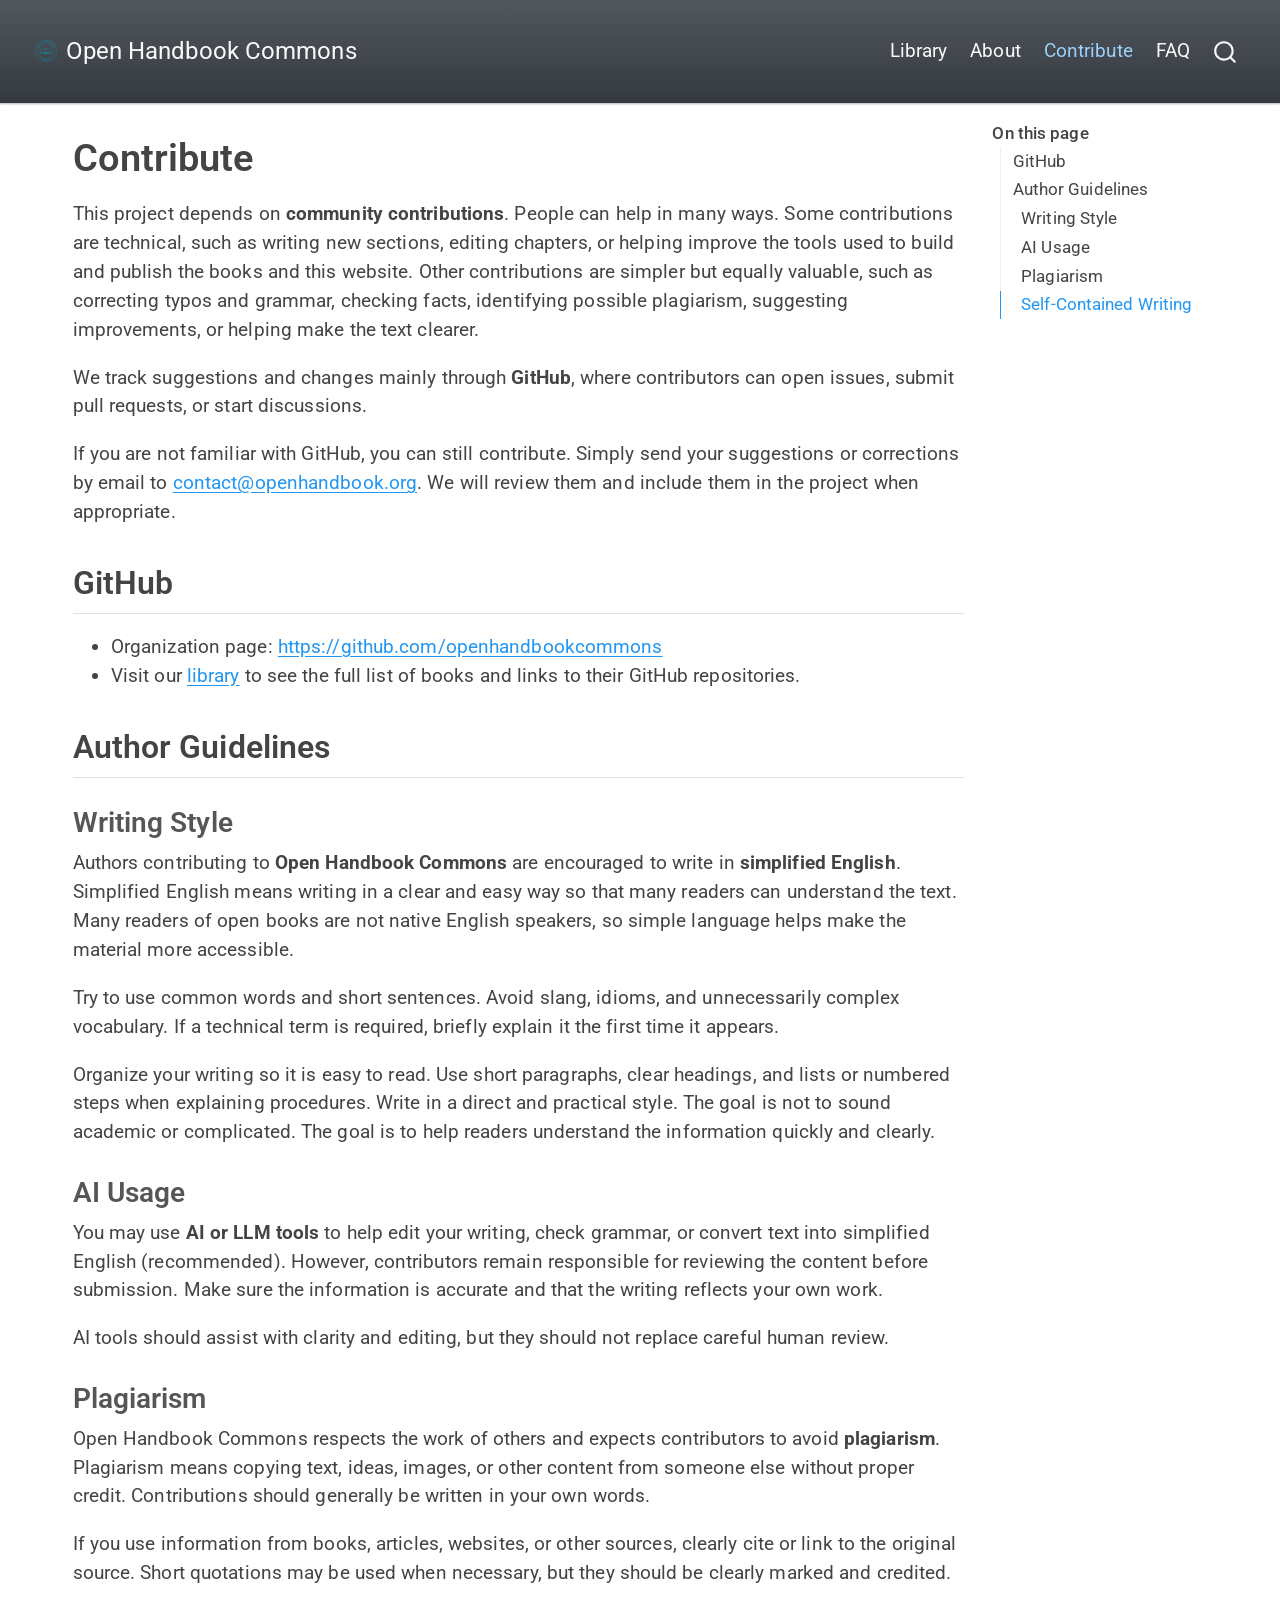
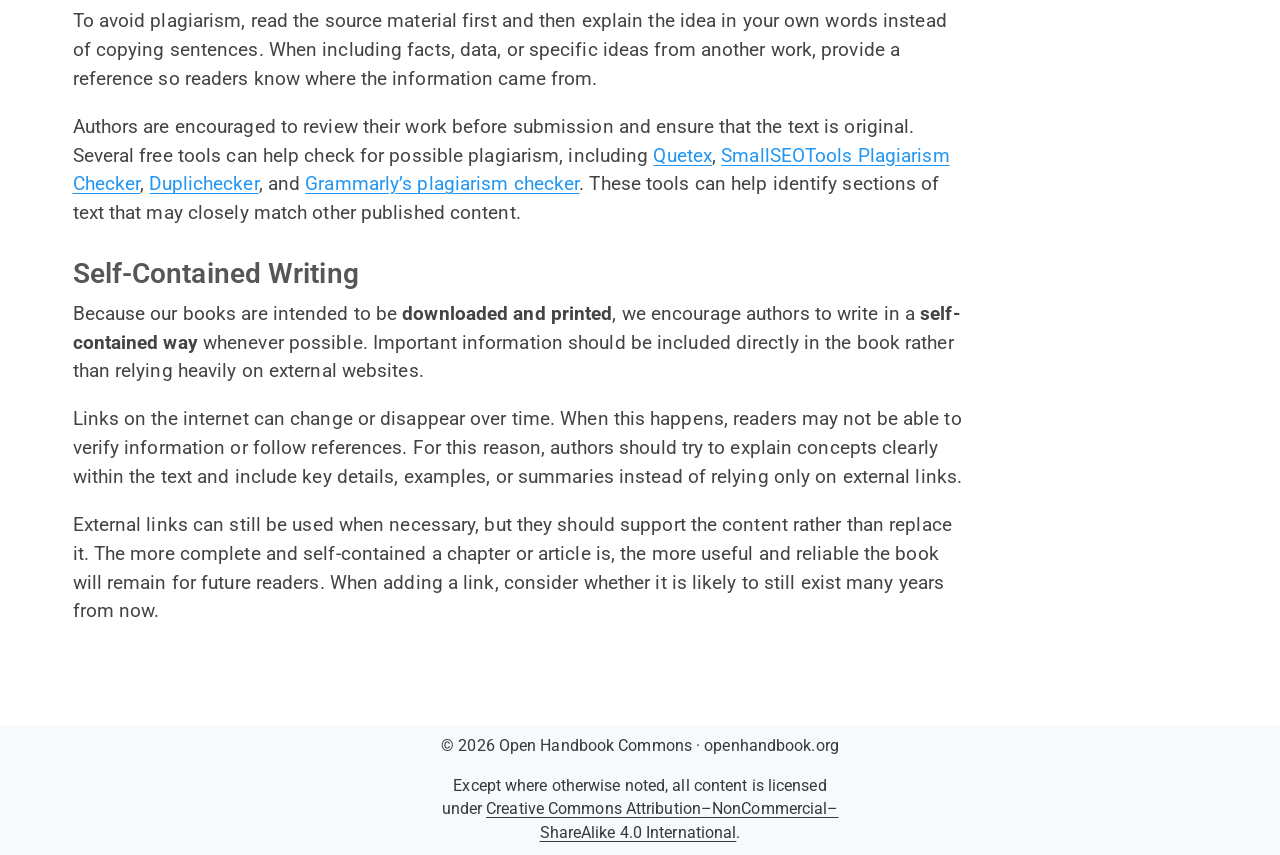
<file: docs/contribute/index.html>
<!DOCTYPE html>
<html xmlns="http://www.w3.org/1999/xhtml" lang="en" xml:lang="en"><head>

<meta charset="utf-8">
<meta name="generator" content="quarto-1.8.26">

<meta name="viewport" content="width=device-width, initial-scale=1.0, user-scalable=yes">


<title>Contribute – Open Handbook Commons</title>
<style>
code{white-space: pre-wrap;}
span.smallcaps{font-variant: small-caps;}
div.columns{display: flex; gap: min(4vw, 1.5em);}
div.column{flex: auto; overflow-x: auto;}
div.hanging-indent{margin-left: 1.5em; text-indent: -1.5em;}
ul.task-list{list-style: none;}
ul.task-list li input[type="checkbox"] {
  width: 0.8em;
  margin: 0 0.8em 0.2em -1em; /* quarto-specific, see https://github.com/quarto-dev/quarto-cli/issues/4556 */ 
  vertical-align: middle;
}
</style>


<script src="../site_libs/quarto-nav/quarto-nav.js"></script>
<script src="../site_libs/quarto-nav/headroom.min.js"></script>
<script src="../site_libs/clipboard/clipboard.min.js"></script>
<script src="../site_libs/quarto-search/autocomplete.umd.js"></script>
<script src="../site_libs/quarto-search/fuse.min.js"></script>
<script src="../site_libs/quarto-search/quarto-search.js"></script>
<meta name="quarto:offset" content="../">
<link href="../images/logo.png" rel="icon" type="image/png">
<script src="../site_libs/quarto-html/quarto.js" type="module"></script>
<script src="../site_libs/quarto-html/tabsets/tabsets.js" type="module"></script>
<script src="../site_libs/quarto-html/axe/axe-check.js" type="module"></script>
<script src="../site_libs/quarto-html/popper.min.js"></script>
<script src="../site_libs/quarto-html/tippy.umd.min.js"></script>
<script src="../site_libs/quarto-html/anchor.min.js"></script>
<link href="../site_libs/quarto-html/tippy.css" rel="stylesheet">
<link href="../site_libs/quarto-html/quarto-syntax-highlighting-587c61ba64f3a5504c4d52d930310e48.css" rel="stylesheet" id="quarto-text-highlighting-styles">
<script src="../site_libs/bootstrap/bootstrap.min.js"></script>
<link href="../site_libs/bootstrap/bootstrap-icons.css" rel="stylesheet">
<link href="../site_libs/bootstrap/bootstrap-1f50e51d884a43f3b4fdaa1d08d226e6.min.css" rel="stylesheet" append-hash="true" id="quarto-bootstrap" data-mode="light">
<script id="quarto-search-options" type="application/json">{
  "location": "navbar",
  "copy-button": false,
  "collapse-after": 3,
  "panel-placement": "end",
  "type": "overlay",
  "limit": 50,
  "keyboard-shortcut": [
    "f",
    "/",
    "s"
  ],
  "show-item-context": false,
  "language": {
    "search-no-results-text": "No results",
    "search-matching-documents-text": "matching documents",
    "search-copy-link-title": "Copy link to search",
    "search-hide-matches-text": "Hide additional matches",
    "search-more-match-text": "more match in this document",
    "search-more-matches-text": "more matches in this document",
    "search-clear-button-title": "Clear",
    "search-text-placeholder": "",
    "search-detached-cancel-button-title": "Cancel",
    "search-submit-button-title": "Submit",
    "search-label": "Search"
  }
}</script>
<script type="text/javascript" src="https://platform-api.sharethis.com/js/sharethis.js#property=651f6abdc9bda500128cb0eb&amp;product=sticky-share-buttons&amp;source=platform" async="async"></script>


<meta property="og:title" content="Contribute – Open Handbook Commons">
<meta property="og:description" content="Open practical knowledge for everyone.">
<meta property="og:site_name" content="Open Handbook Commons">
<meta name="twitter:title" content="Contribute – Open Handbook Commons">
<meta name="twitter:description" content="Open practical knowledge for everyone.">
<meta name="twitter:card" content="summary">
</head>

<body class="nav-fixed quarto-light">

<div id="quarto-search-results"></div>
  <header id="quarto-header" class="headroom fixed-top">
    <nav class="navbar navbar-expand-lg " data-bs-theme="dark">
      <div class="navbar-container container-fluid">
      <div class="navbar-brand-container mx-auto">
    <a href="../index.html" class="navbar-brand navbar-brand-logo">
    <img src="../images/logo.png" alt="Open Handbook Commons Logo" class="navbar-logo light-content">
    <img src="../images/logo.png" alt="Open Handbook Commons Logo" class="navbar-logo dark-content">
    </a>
    <a class="navbar-brand" href="../index.html">
    <span class="navbar-title">Open Handbook Commons</span>
    </a>
  </div>
            <div id="quarto-search" class="" title="Search"></div>
          <button class="navbar-toggler" type="button" data-bs-toggle="collapse" data-bs-target="#navbarCollapse" aria-controls="navbarCollapse" role="menu" aria-expanded="false" aria-label="Toggle navigation" onclick="if (window.quartoToggleHeadroom) { window.quartoToggleHeadroom(); }">
  <span class="navbar-toggler-icon"></span>
</button>
          <div class="collapse navbar-collapse" id="navbarCollapse">
            <ul class="navbar-nav navbar-nav-scroll ms-auto">
  <li class="nav-item">
    <a class="nav-link" href="../library.html"> 
<span class="menu-text">Library</span></a>
  </li>  
  <li class="nav-item">
    <a class="nav-link" href="../about/index.html"> 
<span class="menu-text">About</span></a>
  </li>  
  <li class="nav-item">
    <a class="nav-link active" href="../contribute/index.html" aria-current="page"> 
<span class="menu-text">Contribute</span></a>
  </li>  
  <li class="nav-item">
    <a class="nav-link" href="../faq/index.html"> 
<span class="menu-text">FAQ</span></a>
  </li>  
</ul>
          </div> <!-- /navcollapse -->
            <div class="quarto-navbar-tools">
</div>
      </div> <!-- /container-fluid -->
    </nav>
</header>
<!-- content -->
<div id="quarto-content" class="quarto-container page-columns page-rows-contents page-layout-full page-navbar">
<!-- sidebar -->
<!-- margin-sidebar -->
    <div id="quarto-margin-sidebar" class="sidebar margin-sidebar">
        <nav id="TOC" role="doc-toc" class="toc-active">
    <h2 id="toc-title">On this page</h2>
   
  <ul>
  <li><a href="#github" id="toc-github" class="nav-link active" data-scroll-target="#github">GitHub</a></li>
  <li><a href="#author-guidelines" id="toc-author-guidelines" class="nav-link" data-scroll-target="#author-guidelines">Author Guidelines</a>
  <ul class="collapse">
  <li><a href="#writing-style" id="toc-writing-style" class="nav-link" data-scroll-target="#writing-style">Writing Style</a></li>
  <li><a href="#ai-usage" id="toc-ai-usage" class="nav-link" data-scroll-target="#ai-usage">AI Usage</a></li>
  <li><a href="#plagiarism" id="toc-plagiarism" class="nav-link" data-scroll-target="#plagiarism">Plagiarism</a></li>
  <li><a href="#self-contained-writing" id="toc-self-contained-writing" class="nav-link" data-scroll-target="#self-contained-writing">Self-Contained Writing</a></li>
  </ul></li>
  </ul>
</nav>
    </div>
<!-- main -->
<main class="content column-page-left" id="quarto-document-content">

<header id="title-block-header" class="quarto-title-block default">
<div class="quarto-title">
<h1 class="title">Contribute</h1>
</div>



<div class="quarto-title-meta column-page-left">

    
  
    
  </div>
  


</header>


<p>This project depends on <strong>community contributions</strong>. People can help in many ways. Some contributions are technical, such as writing new sections, editing chapters, or helping improve the tools used to build and publish the books and this website. Other contributions are simpler but equally valuable, such as correcting typos and grammar, checking facts, identifying possible plagiarism, suggesting improvements, or helping make the text clearer.</p>
<p>We track suggestions and changes mainly through <strong>GitHub</strong>, where contributors can open issues, submit pull requests, or start discussions.</p>
<p>If you are not familiar with GitHub, you can still contribute. Simply send your suggestions or corrections by email to <strong><a href="mailto:contact@openhandbook.org">contact@openhandbook.org</a></strong>. We will review them and include them in the project when appropriate.</p>
<section id="github" class="level2">
<h2 class="anchored" data-anchor-id="github">GitHub</h2>
<ul>
<li>Organization page: <a href="https://github.com/openhandbookcommons">https://github.com/openhandbookcommons</a></li>
<li>Visit our <a href="../library/">library</a> to see the full list of books and links to their GitHub repositories.</li>
</ul>
</section>
<section id="author-guidelines" class="level2">
<h2 class="anchored" data-anchor-id="author-guidelines">Author Guidelines</h2>
<section id="writing-style" class="level3">
<h3 class="anchored" data-anchor-id="writing-style">Writing Style</h3>
<p>Authors contributing to <strong>Open Handbook Commons</strong> are encouraged to write in <strong>simplified English</strong>. Simplified English means writing in a clear and easy way so that many readers can understand the text. Many readers of open books are not native English speakers, so simple language helps make the material more accessible.</p>
<p>Try to use common words and short sentences. Avoid slang, idioms, and unnecessarily complex vocabulary. If a technical term is required, briefly explain it the first time it appears.</p>
<p>Organize your writing so it is easy to read. Use short paragraphs, clear headings, and lists or numbered steps when explaining procedures. Write in a direct and practical style. The goal is not to sound academic or complicated. The goal is to help readers understand the information quickly and clearly.</p>
</section>
<section id="ai-usage" class="level3">
<h3 class="anchored" data-anchor-id="ai-usage">AI Usage</h3>
<p>You may use <strong>AI or LLM tools</strong> to help edit your writing, check grammar, or convert text into simplified English (recommended). However, contributors remain responsible for reviewing the content before submission. Make sure the information is accurate and that the writing reflects your own work.</p>
<p>AI tools should assist with clarity and editing, but they should not replace careful human review.</p>
</section>
<section id="plagiarism" class="level3">
<h3 class="anchored" data-anchor-id="plagiarism">Plagiarism</h3>
<p>Open Handbook Commons respects the work of others and expects contributors to avoid <strong>plagiarism</strong>. Plagiarism means copying text, ideas, images, or other content from someone else without proper credit. Contributions should generally be written in your own words.</p>
<p>If you use information from books, articles, websites, or other sources, clearly cite or link to the original source. Short quotations may be used when necessary, but they should be clearly marked and credited.</p>
<p>To avoid plagiarism, read the source material first and then explain the idea in your own words instead of copying sentences. When including facts, data, or specific ideas from another work, provide a reference so readers know where the information came from.</p>
<p>Authors are encouraged to review their work before submission and ensure that the text is original. Several free tools can help check for possible plagiarism, including <a href="https://www.quetext.com/">Quetex</a>, <a href="https://smallseotools.com/plagiarism-checker/">SmallSEOTools Plagiarism Checker</a>, <a href="https://www.duplichecker.com/">Duplichecker</a>, and <a href="https://www.grammarly.com/plagiarism-checker">Grammarly’s plagiarism checker</a>. These tools can help identify sections of text that may closely match other published content.</p>
</section>
<section id="self-contained-writing" class="level3">
<h3 class="anchored" data-anchor-id="self-contained-writing">Self-Contained Writing</h3>
<p>Because our books are intended to be <strong>downloaded and printed</strong>, we encourage authors to write in a <strong>self-contained way</strong> whenever possible. Important information should be included directly in the book rather than relying heavily on external websites.</p>
<p>Links on the internet can change or disappear over time. When this happens, readers may not be able to verify information or follow references. For this reason, authors should try to explain concepts clearly within the text and include key details, examples, or summaries instead of relying only on external links.</p>
<p>External links can still be used when necessary, but they should support the content rather than replace it. The more complete and self-contained a chapter or article is, the more useful and reliable the book will remain for future readers. When adding a link, consider whether it is likely to still exist many years from now.</p>


</section>
</section>

</main> <!-- /main -->
<script id="quarto-html-after-body" type="application/javascript">
  window.document.addEventListener("DOMContentLoaded", function (event) {
    const icon = "";
    const anchorJS = new window.AnchorJS();
    anchorJS.options = {
      placement: 'right',
      icon: icon
    };
    anchorJS.add('.anchored');
    const isCodeAnnotation = (el) => {
      for (const clz of el.classList) {
        if (clz.startsWith('code-annotation-')) {                     
          return true;
        }
      }
      return false;
    }
    const onCopySuccess = function(e) {
      // button target
      const button = e.trigger;
      // don't keep focus
      button.blur();
      // flash "checked"
      button.classList.add('code-copy-button-checked');
      var currentTitle = button.getAttribute("title");
      button.setAttribute("title", "Copied!");
      let tooltip;
      if (window.bootstrap) {
        button.setAttribute("data-bs-toggle", "tooltip");
        button.setAttribute("data-bs-placement", "left");
        button.setAttribute("data-bs-title", "Copied!");
        tooltip = new bootstrap.Tooltip(button, 
          { trigger: "manual", 
            customClass: "code-copy-button-tooltip",
            offset: [0, -8]});
        tooltip.show();    
      }
      setTimeout(function() {
        if (tooltip) {
          tooltip.hide();
          button.removeAttribute("data-bs-title");
          button.removeAttribute("data-bs-toggle");
          button.removeAttribute("data-bs-placement");
        }
        button.setAttribute("title", currentTitle);
        button.classList.remove('code-copy-button-checked');
      }, 1000);
      // clear code selection
      e.clearSelection();
    }
    const getTextToCopy = function(trigger) {
      const outerScaffold = trigger.parentElement.cloneNode(true);
      const codeEl = outerScaffold.querySelector('code');
      for (const childEl of codeEl.children) {
        if (isCodeAnnotation(childEl)) {
          childEl.remove();
        }
      }
      return codeEl.innerText;
    }
    const clipboard = new window.ClipboardJS('.code-copy-button:not([data-in-quarto-modal])', {
      text: getTextToCopy
    });
    clipboard.on('success', onCopySuccess);
    if (window.document.getElementById('quarto-embedded-source-code-modal')) {
      const clipboardModal = new window.ClipboardJS('.code-copy-button[data-in-quarto-modal]', {
        text: getTextToCopy,
        container: window.document.getElementById('quarto-embedded-source-code-modal')
      });
      clipboardModal.on('success', onCopySuccess);
    }
      var localhostRegex = new RegExp(/^(?:http|https):\/\/localhost\:?[0-9]*\//);
      var mailtoRegex = new RegExp(/^mailto:/);
        var filterRegex = new RegExp("https:\/\/openhandbook\.org");
      var isInternal = (href) => {
          return filterRegex.test(href) || localhostRegex.test(href) || mailtoRegex.test(href);
      }
      // Inspect non-navigation links and adorn them if external
     var links = window.document.querySelectorAll('a[href]:not(.nav-link):not(.navbar-brand):not(.toc-action):not(.sidebar-link):not(.sidebar-item-toggle):not(.pagination-link):not(.no-external):not([aria-hidden]):not(.dropdown-item):not(.quarto-navigation-tool):not(.about-link)');
      for (var i=0; i<links.length; i++) {
        const link = links[i];
        if (!isInternal(link.href)) {
          // undo the damage that might have been done by quarto-nav.js in the case of
          // links that we want to consider external
          if (link.dataset.originalHref !== undefined) {
            link.href = link.dataset.originalHref;
          }
            // target, if specified
            link.setAttribute("target", "_blank");
            if (link.getAttribute("rel") === null) {
              link.setAttribute("rel", "noopener");
            }
        }
      }
    function tippyHover(el, contentFn, onTriggerFn, onUntriggerFn) {
      const config = {
        allowHTML: true,
        maxWidth: 500,
        delay: 100,
        arrow: false,
        appendTo: function(el) {
            return el.parentElement;
        },
        interactive: true,
        interactiveBorder: 10,
        theme: 'quarto',
        placement: 'bottom-start',
      };
      if (contentFn) {
        config.content = contentFn;
      }
      if (onTriggerFn) {
        config.onTrigger = onTriggerFn;
      }
      if (onUntriggerFn) {
        config.onUntrigger = onUntriggerFn;
      }
      window.tippy(el, config); 
    }
    const noterefs = window.document.querySelectorAll('a[role="doc-noteref"]');
    for (var i=0; i<noterefs.length; i++) {
      const ref = noterefs[i];
      tippyHover(ref, function() {
        // use id or data attribute instead here
        let href = ref.getAttribute('data-footnote-href') || ref.getAttribute('href');
        try { href = new URL(href).hash; } catch {}
        const id = href.replace(/^#\/?/, "");
        const note = window.document.getElementById(id);
        if (note) {
          return note.innerHTML;
        } else {
          return "";
        }
      });
    }
    const xrefs = window.document.querySelectorAll('a.quarto-xref');
    const processXRef = (id, note) => {
      // Strip column container classes
      const stripColumnClz = (el) => {
        el.classList.remove("page-full", "page-columns");
        if (el.children) {
          for (const child of el.children) {
            stripColumnClz(child);
          }
        }
      }
      stripColumnClz(note)
      if (id === null || id.startsWith('sec-')) {
        // Special case sections, only their first couple elements
        const container = document.createElement("div");
        if (note.children && note.children.length > 2) {
          container.appendChild(note.children[0].cloneNode(true));
          for (let i = 1; i < note.children.length; i++) {
            const child = note.children[i];
            if (child.tagName === "P" && child.innerText === "") {
              continue;
            } else {
              container.appendChild(child.cloneNode(true));
              break;
            }
          }
          if (window.Quarto?.typesetMath) {
            window.Quarto.typesetMath(container);
          }
          return container.innerHTML
        } else {
          if (window.Quarto?.typesetMath) {
            window.Quarto.typesetMath(note);
          }
          return note.innerHTML;
        }
      } else {
        // Remove any anchor links if they are present
        const anchorLink = note.querySelector('a.anchorjs-link');
        if (anchorLink) {
          anchorLink.remove();
        }
        if (window.Quarto?.typesetMath) {
          window.Quarto.typesetMath(note);
        }
        if (note.classList.contains("callout")) {
          return note.outerHTML;
        } else {
          return note.innerHTML;
        }
      }
    }
    for (var i=0; i<xrefs.length; i++) {
      const xref = xrefs[i];
      tippyHover(xref, undefined, function(instance) {
        instance.disable();
        let url = xref.getAttribute('href');
        let hash = undefined; 
        if (url.startsWith('#')) {
          hash = url;
        } else {
          try { hash = new URL(url).hash; } catch {}
        }
        if (hash) {
          const id = hash.replace(/^#\/?/, "");
          const note = window.document.getElementById(id);
          if (note !== null) {
            try {
              const html = processXRef(id, note.cloneNode(true));
              instance.setContent(html);
            } finally {
              instance.enable();
              instance.show();
            }
          } else {
            // See if we can fetch this
            fetch(url.split('#')[0])
            .then(res => res.text())
            .then(html => {
              const parser = new DOMParser();
              const htmlDoc = parser.parseFromString(html, "text/html");
              const note = htmlDoc.getElementById(id);
              if (note !== null) {
                const html = processXRef(id, note);
                instance.setContent(html);
              } 
            }).finally(() => {
              instance.enable();
              instance.show();
            });
          }
        } else {
          // See if we can fetch a full url (with no hash to target)
          // This is a special case and we should probably do some content thinning / targeting
          fetch(url)
          .then(res => res.text())
          .then(html => {
            const parser = new DOMParser();
            const htmlDoc = parser.parseFromString(html, "text/html");
            const note = htmlDoc.querySelector('main.content');
            if (note !== null) {
              // This should only happen for chapter cross references
              // (since there is no id in the URL)
              // remove the first header
              if (note.children.length > 0 && note.children[0].tagName === "HEADER") {
                note.children[0].remove();
              }
              const html = processXRef(null, note);
              instance.setContent(html);
            } 
          }).finally(() => {
            instance.enable();
            instance.show();
          });
        }
      }, function(instance) {
      });
    }
        let selectedAnnoteEl;
        const selectorForAnnotation = ( cell, annotation) => {
          let cellAttr = 'data-code-cell="' + cell + '"';
          let lineAttr = 'data-code-annotation="' +  annotation + '"';
          const selector = 'span[' + cellAttr + '][' + lineAttr + ']';
          return selector;
        }
        const selectCodeLines = (annoteEl) => {
          const doc = window.document;
          const targetCell = annoteEl.getAttribute("data-target-cell");
          const targetAnnotation = annoteEl.getAttribute("data-target-annotation");
          const annoteSpan = window.document.querySelector(selectorForAnnotation(targetCell, targetAnnotation));
          const lines = annoteSpan.getAttribute("data-code-lines").split(",");
          const lineIds = lines.map((line) => {
            return targetCell + "-" + line;
          })
          let top = null;
          let height = null;
          let parent = null;
          if (lineIds.length > 0) {
              //compute the position of the single el (top and bottom and make a div)
              const el = window.document.getElementById(lineIds[0]);
              top = el.offsetTop;
              height = el.offsetHeight;
              parent = el.parentElement.parentElement;
            if (lineIds.length > 1) {
              const lastEl = window.document.getElementById(lineIds[lineIds.length - 1]);
              const bottom = lastEl.offsetTop + lastEl.offsetHeight;
              height = bottom - top;
            }
            if (top !== null && height !== null && parent !== null) {
              // cook up a div (if necessary) and position it 
              let div = window.document.getElementById("code-annotation-line-highlight");
              if (div === null) {
                div = window.document.createElement("div");
                div.setAttribute("id", "code-annotation-line-highlight");
                div.style.position = 'absolute';
                parent.appendChild(div);
              }
              div.style.top = top - 2 + "px";
              div.style.height = height + 4 + "px";
              div.style.left = 0;
              let gutterDiv = window.document.getElementById("code-annotation-line-highlight-gutter");
              if (gutterDiv === null) {
                gutterDiv = window.document.createElement("div");
                gutterDiv.setAttribute("id", "code-annotation-line-highlight-gutter");
                gutterDiv.style.position = 'absolute';
                const codeCell = window.document.getElementById(targetCell);
                const gutter = codeCell.querySelector('.code-annotation-gutter');
                gutter.appendChild(gutterDiv);
              }
              gutterDiv.style.top = top - 2 + "px";
              gutterDiv.style.height = height + 4 + "px";
            }
            selectedAnnoteEl = annoteEl;
          }
        };
        const unselectCodeLines = () => {
          const elementsIds = ["code-annotation-line-highlight", "code-annotation-line-highlight-gutter"];
          elementsIds.forEach((elId) => {
            const div = window.document.getElementById(elId);
            if (div) {
              div.remove();
            }
          });
          selectedAnnoteEl = undefined;
        };
          // Handle positioning of the toggle
      window.addEventListener(
        "resize",
        throttle(() => {
          elRect = undefined;
          if (selectedAnnoteEl) {
            selectCodeLines(selectedAnnoteEl);
          }
        }, 10)
      );
      function throttle(fn, ms) {
      let throttle = false;
      let timer;
        return (...args) => {
          if(!throttle) { // first call gets through
              fn.apply(this, args);
              throttle = true;
          } else { // all the others get throttled
              if(timer) clearTimeout(timer); // cancel #2
              timer = setTimeout(() => {
                fn.apply(this, args);
                timer = throttle = false;
              }, ms);
          }
        };
      }
        // Attach click handler to the DT
        const annoteDls = window.document.querySelectorAll('dt[data-target-cell]');
        for (const annoteDlNode of annoteDls) {
          annoteDlNode.addEventListener('click', (event) => {
            const clickedEl = event.target;
            if (clickedEl !== selectedAnnoteEl) {
              unselectCodeLines();
              const activeEl = window.document.querySelector('dt[data-target-cell].code-annotation-active');
              if (activeEl) {
                activeEl.classList.remove('code-annotation-active');
              }
              selectCodeLines(clickedEl);
              clickedEl.classList.add('code-annotation-active');
            } else {
              // Unselect the line
              unselectCodeLines();
              clickedEl.classList.remove('code-annotation-active');
            }
          });
        }
    const findCites = (el) => {
      const parentEl = el.parentElement;
      if (parentEl) {
        const cites = parentEl.dataset.cites;
        if (cites) {
          return {
            el,
            cites: cites.split(' ')
          };
        } else {
          return findCites(el.parentElement)
        }
      } else {
        return undefined;
      }
    };
    var bibliorefs = window.document.querySelectorAll('a[role="doc-biblioref"]');
    for (var i=0; i<bibliorefs.length; i++) {
      const ref = bibliorefs[i];
      const citeInfo = findCites(ref);
      if (citeInfo) {
        tippyHover(citeInfo.el, function() {
          var popup = window.document.createElement('div');
          citeInfo.cites.forEach(function(cite) {
            var citeDiv = window.document.createElement('div');
            citeDiv.classList.add('hanging-indent');
            citeDiv.classList.add('csl-entry');
            var biblioDiv = window.document.getElementById('ref-' + cite);
            if (biblioDiv) {
              citeDiv.innerHTML = biblioDiv.innerHTML;
            }
            popup.appendChild(citeDiv);
          });
          return popup.innerHTML;
        });
      }
    }
  });
  </script>
</div> <!-- /content -->
<footer class="footer">
  <div class="nav-footer">
    <div class="nav-footer-left">
      &nbsp;
    </div>   
    <div class="nav-footer-center">
<p>
© 2026 Open Handbook Commons · openhandbook.org
</p>
<p>
Except where otherwise noted, all content is licensed under <a href="https://creativecommons.org/licenses/by-nc-sa/4.0/" target="_blank" rel="noopener"> Creative Commons Attribution–NonCommercial–ShareAlike 4.0 International</a>.
</p>
</div>
    <div class="nav-footer-right">
      &nbsp;
    </div>
  </div>
</footer>
<div class="sharethis-sticky-share-buttons"></div>




</body></html>
</file>
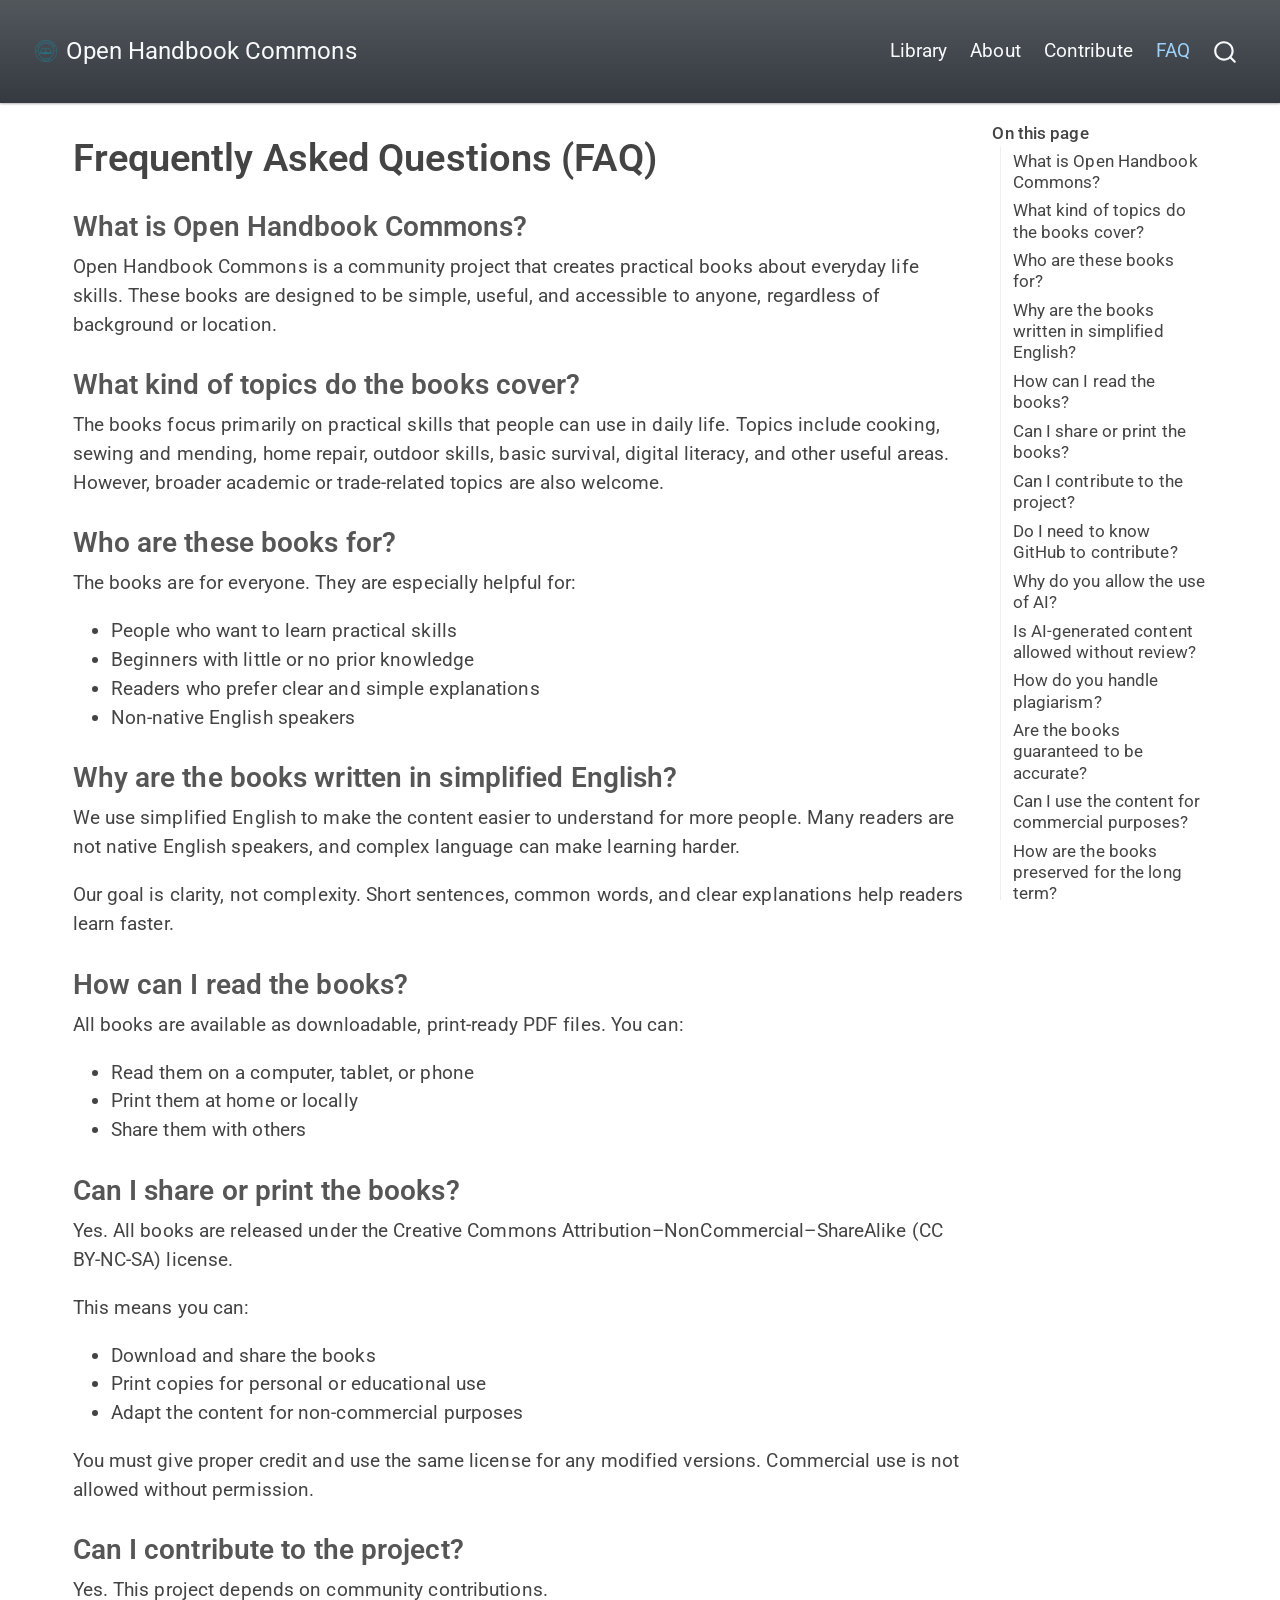
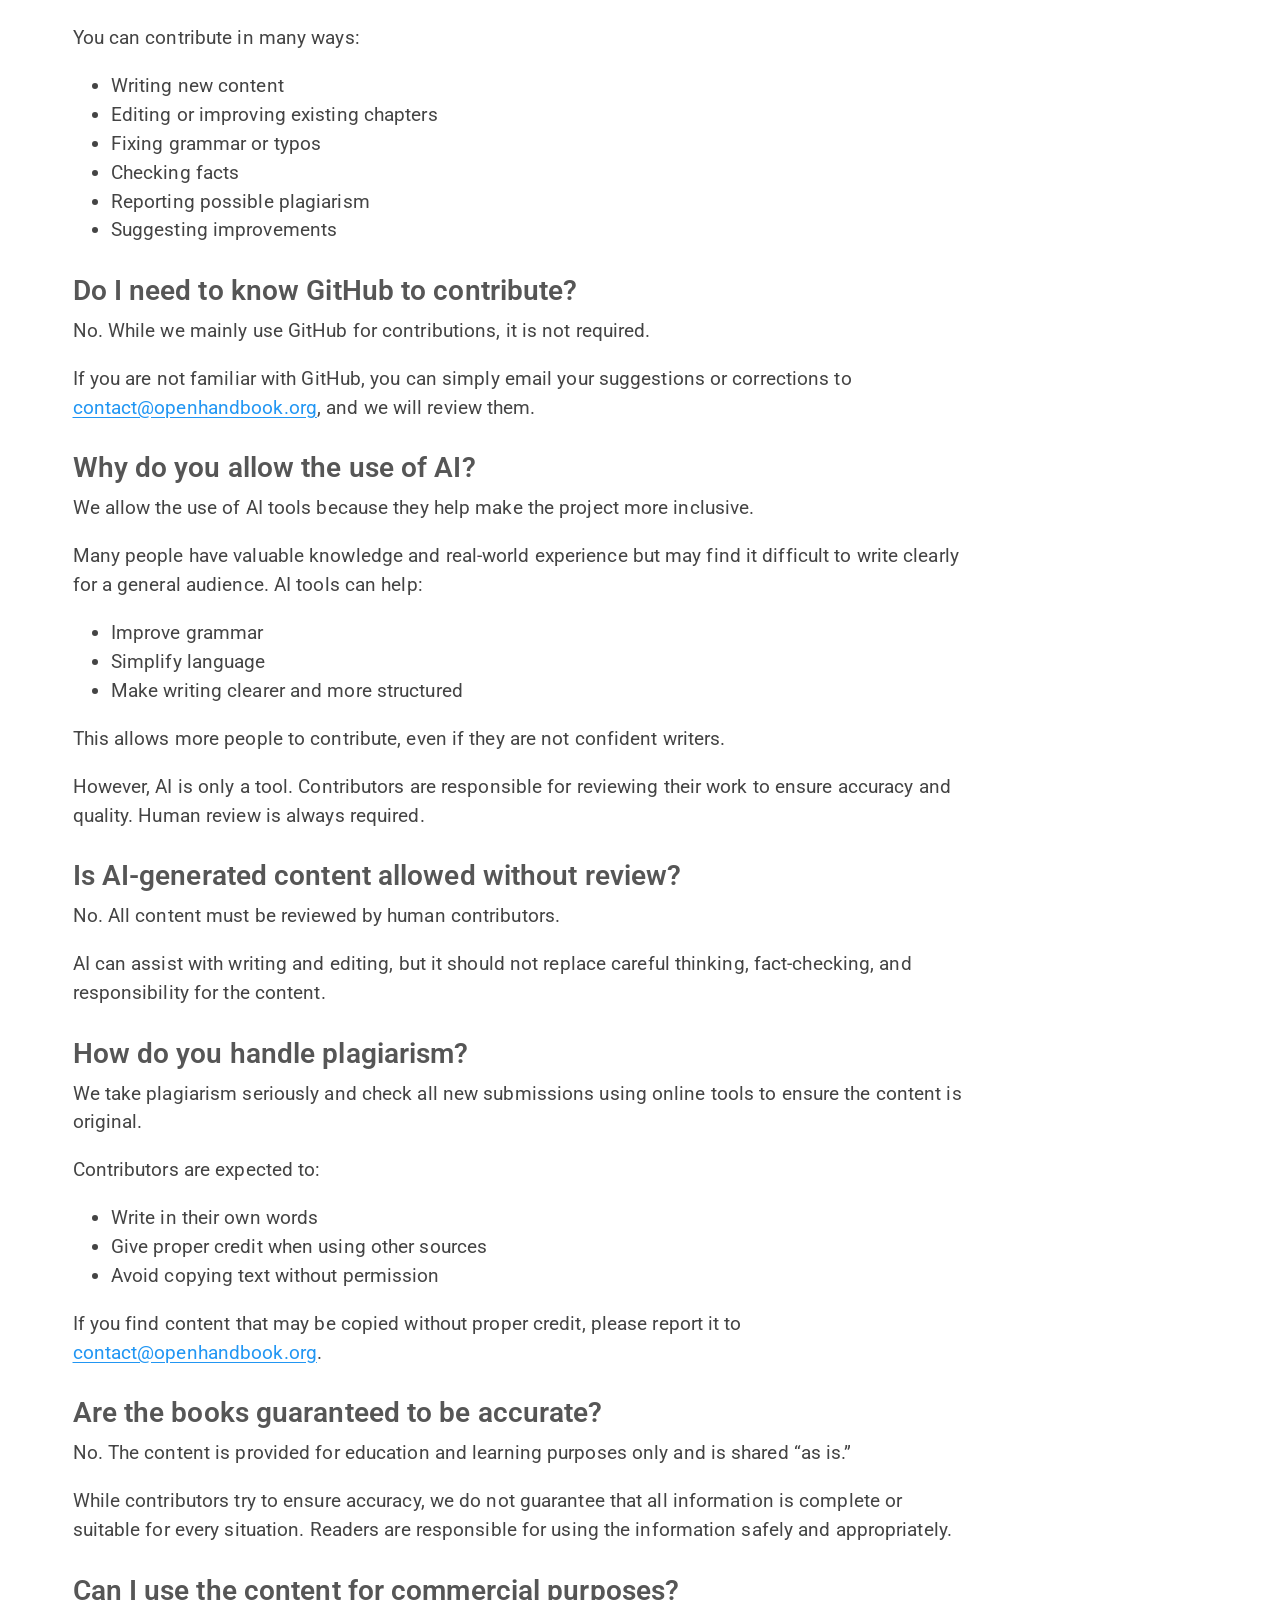
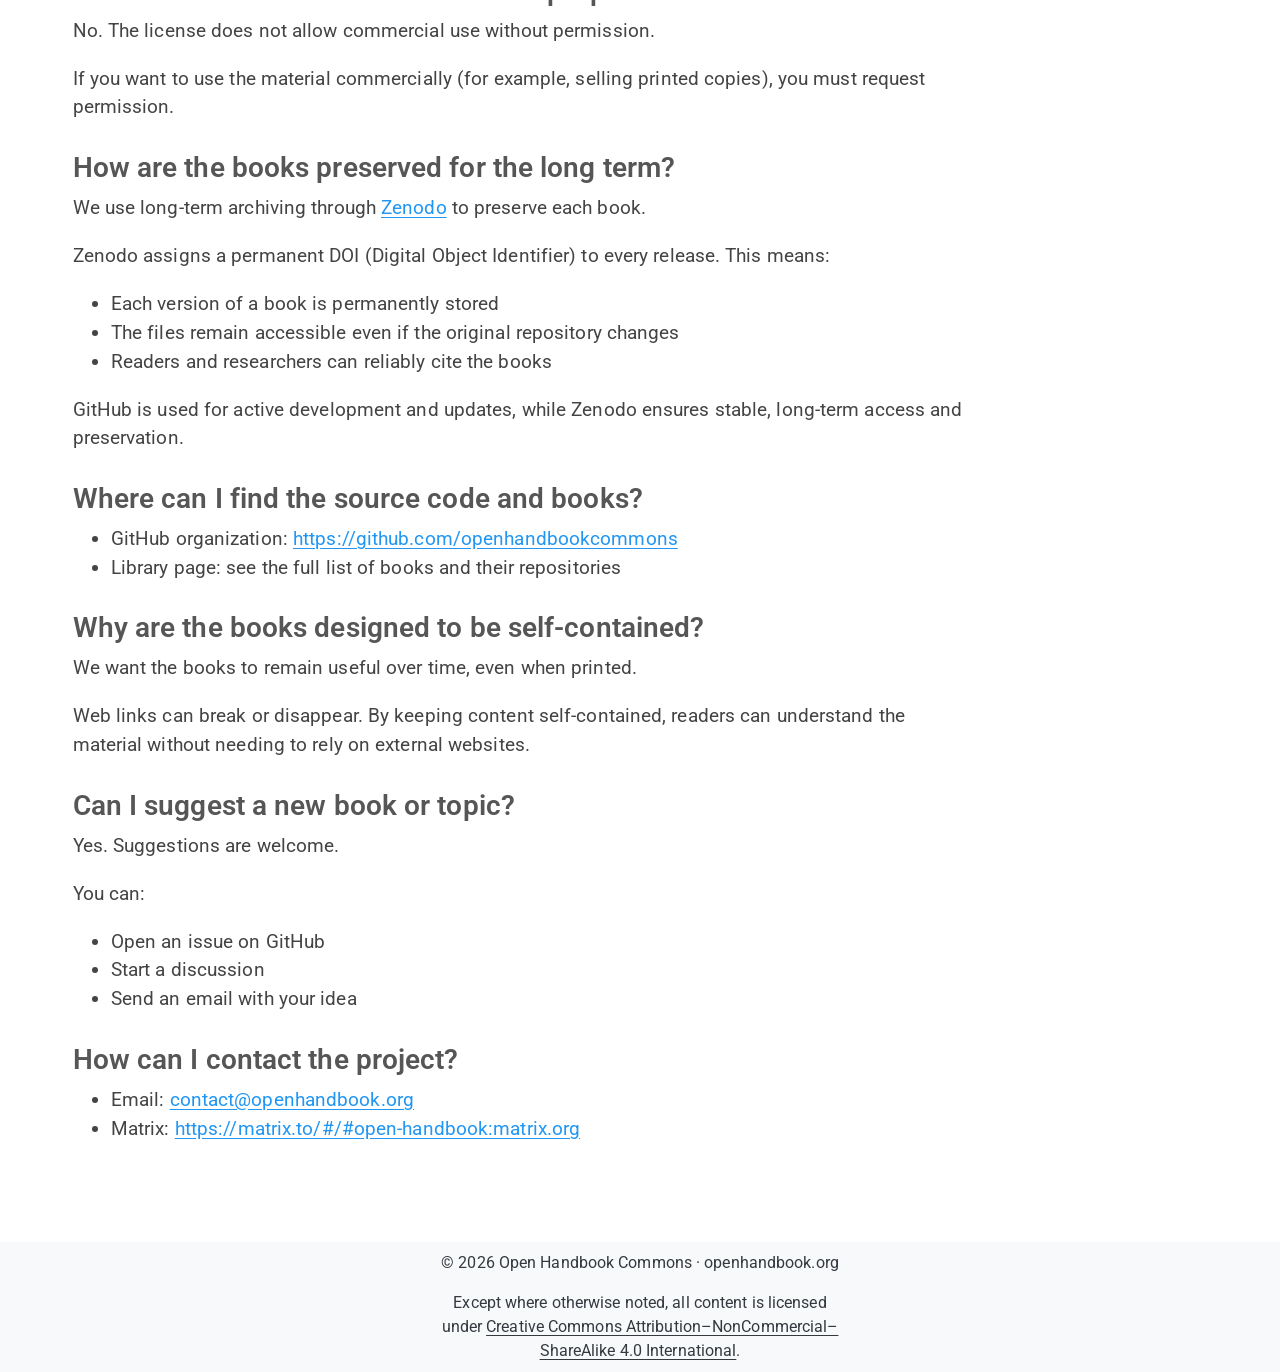
<file: docs/faq/index.html>
<!DOCTYPE html>
<html xmlns="http://www.w3.org/1999/xhtml" lang="en" xml:lang="en"><head>

<meta charset="utf-8">
<meta name="generator" content="quarto-1.8.26">

<meta name="viewport" content="width=device-width, initial-scale=1.0, user-scalable=yes">


<title>Frequently Asked Questions (FAQ) – Open Handbook Commons</title>
<style>
code{white-space: pre-wrap;}
span.smallcaps{font-variant: small-caps;}
div.columns{display: flex; gap: min(4vw, 1.5em);}
div.column{flex: auto; overflow-x: auto;}
div.hanging-indent{margin-left: 1.5em; text-indent: -1.5em;}
ul.task-list{list-style: none;}
ul.task-list li input[type="checkbox"] {
  width: 0.8em;
  margin: 0 0.8em 0.2em -1em; /* quarto-specific, see https://github.com/quarto-dev/quarto-cli/issues/4556 */ 
  vertical-align: middle;
}
</style>


<script src="../site_libs/quarto-nav/quarto-nav.js"></script>
<script src="../site_libs/quarto-nav/headroom.min.js"></script>
<script src="../site_libs/clipboard/clipboard.min.js"></script>
<script src="../site_libs/quarto-search/autocomplete.umd.js"></script>
<script src="../site_libs/quarto-search/fuse.min.js"></script>
<script src="../site_libs/quarto-search/quarto-search.js"></script>
<meta name="quarto:offset" content="../">
<link href="../images/logo.png" rel="icon" type="image/png">
<script src="../site_libs/quarto-html/quarto.js" type="module"></script>
<script src="../site_libs/quarto-html/tabsets/tabsets.js" type="module"></script>
<script src="../site_libs/quarto-html/axe/axe-check.js" type="module"></script>
<script src="../site_libs/quarto-html/popper.min.js"></script>
<script src="../site_libs/quarto-html/tippy.umd.min.js"></script>
<script src="../site_libs/quarto-html/anchor.min.js"></script>
<link href="../site_libs/quarto-html/tippy.css" rel="stylesheet">
<link href="../site_libs/quarto-html/quarto-syntax-highlighting-587c61ba64f3a5504c4d52d930310e48.css" rel="stylesheet" id="quarto-text-highlighting-styles">
<script src="../site_libs/bootstrap/bootstrap.min.js"></script>
<link href="../site_libs/bootstrap/bootstrap-icons.css" rel="stylesheet">
<link href="../site_libs/bootstrap/bootstrap-1f50e51d884a43f3b4fdaa1d08d226e6.min.css" rel="stylesheet" append-hash="true" id="quarto-bootstrap" data-mode="light">
<script id="quarto-search-options" type="application/json">{
  "location": "navbar",
  "copy-button": false,
  "collapse-after": 3,
  "panel-placement": "end",
  "type": "overlay",
  "limit": 50,
  "keyboard-shortcut": [
    "f",
    "/",
    "s"
  ],
  "show-item-context": false,
  "language": {
    "search-no-results-text": "No results",
    "search-matching-documents-text": "matching documents",
    "search-copy-link-title": "Copy link to search",
    "search-hide-matches-text": "Hide additional matches",
    "search-more-match-text": "more match in this document",
    "search-more-matches-text": "more matches in this document",
    "search-clear-button-title": "Clear",
    "search-text-placeholder": "",
    "search-detached-cancel-button-title": "Cancel",
    "search-submit-button-title": "Submit",
    "search-label": "Search"
  }
}</script>
<script type="text/javascript" src="https://platform-api.sharethis.com/js/sharethis.js#property=651f6abdc9bda500128cb0eb&amp;product=sticky-share-buttons&amp;source=platform" async="async"></script>


<meta property="og:title" content="Frequently Asked Questions (FAQ) – Open Handbook Commons">
<meta property="og:description" content="Open practical knowledge for everyone.">
<meta property="og:site_name" content="Open Handbook Commons">
<meta name="twitter:title" content="Frequently Asked Questions (FAQ) – Open Handbook Commons">
<meta name="twitter:description" content="Open practical knowledge for everyone.">
<meta name="twitter:card" content="summary">
</head>

<body class="nav-fixed quarto-light">

<div id="quarto-search-results"></div>
  <header id="quarto-header" class="headroom fixed-top">
    <nav class="navbar navbar-expand-lg " data-bs-theme="dark">
      <div class="navbar-container container-fluid">
      <div class="navbar-brand-container mx-auto">
    <a href="../index.html" class="navbar-brand navbar-brand-logo">
    <img src="../images/logo.png" alt="Open Handbook Commons Logo" class="navbar-logo light-content">
    <img src="../images/logo.png" alt="Open Handbook Commons Logo" class="navbar-logo dark-content">
    </a>
    <a class="navbar-brand" href="../index.html">
    <span class="navbar-title">Open Handbook Commons</span>
    </a>
  </div>
            <div id="quarto-search" class="" title="Search"></div>
          <button class="navbar-toggler" type="button" data-bs-toggle="collapse" data-bs-target="#navbarCollapse" aria-controls="navbarCollapse" role="menu" aria-expanded="false" aria-label="Toggle navigation" onclick="if (window.quartoToggleHeadroom) { window.quartoToggleHeadroom(); }">
  <span class="navbar-toggler-icon"></span>
</button>
          <div class="collapse navbar-collapse" id="navbarCollapse">
            <ul class="navbar-nav navbar-nav-scroll ms-auto">
  <li class="nav-item">
    <a class="nav-link" href="../library.html"> 
<span class="menu-text">Library</span></a>
  </li>  
  <li class="nav-item">
    <a class="nav-link" href="../about/index.html"> 
<span class="menu-text">About</span></a>
  </li>  
  <li class="nav-item">
    <a class="nav-link" href="../contribute/index.html"> 
<span class="menu-text">Contribute</span></a>
  </li>  
  <li class="nav-item">
    <a class="nav-link active" href="../faq/index.html" aria-current="page"> 
<span class="menu-text">FAQ</span></a>
  </li>  
</ul>
          </div> <!-- /navcollapse -->
            <div class="quarto-navbar-tools">
</div>
      </div> <!-- /container-fluid -->
    </nav>
</header>
<!-- content -->
<div id="quarto-content" class="quarto-container page-columns page-rows-contents page-layout-full page-navbar">
<!-- sidebar -->
<!-- margin-sidebar -->
    <div id="quarto-margin-sidebar" class="sidebar margin-sidebar">
        <nav id="TOC" role="doc-toc" class="toc-active">
    <h2 id="toc-title">On this page</h2>
   
  <ul>
  <li><a href="#what-is-open-handbook-commons" id="toc-what-is-open-handbook-commons" class="nav-link active" data-scroll-target="#what-is-open-handbook-commons">What is Open Handbook Commons?</a></li>
  <li><a href="#what-kind-of-topics-do-the-books-cover" id="toc-what-kind-of-topics-do-the-books-cover" class="nav-link" data-scroll-target="#what-kind-of-topics-do-the-books-cover">What kind of topics do the books cover?</a></li>
  <li><a href="#who-are-these-books-for" id="toc-who-are-these-books-for" class="nav-link" data-scroll-target="#who-are-these-books-for">Who are these books for?</a></li>
  <li><a href="#why-are-the-books-written-in-simplified-english" id="toc-why-are-the-books-written-in-simplified-english" class="nav-link" data-scroll-target="#why-are-the-books-written-in-simplified-english">Why are the books written in simplified English?</a></li>
  <li><a href="#how-can-i-read-the-books" id="toc-how-can-i-read-the-books" class="nav-link" data-scroll-target="#how-can-i-read-the-books">How can I read the books?</a></li>
  <li><a href="#can-i-share-or-print-the-books" id="toc-can-i-share-or-print-the-books" class="nav-link" data-scroll-target="#can-i-share-or-print-the-books">Can I share or print the books?</a></li>
  <li><a href="#can-i-contribute-to-the-project" id="toc-can-i-contribute-to-the-project" class="nav-link" data-scroll-target="#can-i-contribute-to-the-project">Can I contribute to the project?</a></li>
  <li><a href="#do-i-need-to-know-github-to-contribute" id="toc-do-i-need-to-know-github-to-contribute" class="nav-link" data-scroll-target="#do-i-need-to-know-github-to-contribute">Do I need to know GitHub to contribute?</a></li>
  <li><a href="#why-do-you-allow-the-use-of-ai" id="toc-why-do-you-allow-the-use-of-ai" class="nav-link" data-scroll-target="#why-do-you-allow-the-use-of-ai">Why do you allow the use of AI?</a></li>
  <li><a href="#is-ai-generated-content-allowed-without-review" id="toc-is-ai-generated-content-allowed-without-review" class="nav-link" data-scroll-target="#is-ai-generated-content-allowed-without-review">Is AI-generated content allowed without review?</a></li>
  <li><a href="#how-do-you-handle-plagiarism" id="toc-how-do-you-handle-plagiarism" class="nav-link" data-scroll-target="#how-do-you-handle-plagiarism">How do you handle plagiarism?</a></li>
  <li><a href="#are-the-books-guaranteed-to-be-accurate" id="toc-are-the-books-guaranteed-to-be-accurate" class="nav-link" data-scroll-target="#are-the-books-guaranteed-to-be-accurate">Are the books guaranteed to be accurate?</a></li>
  <li><a href="#can-i-use-the-content-for-commercial-purposes" id="toc-can-i-use-the-content-for-commercial-purposes" class="nav-link" data-scroll-target="#can-i-use-the-content-for-commercial-purposes">Can I use the content for commercial purposes?</a></li>
  <li><a href="#how-are-the-books-preserved-for-the-long-term" id="toc-how-are-the-books-preserved-for-the-long-term" class="nav-link" data-scroll-target="#how-are-the-books-preserved-for-the-long-term">How are the books preserved for the long term?</a></li>
  <li><a href="#where-can-i-find-the-source-code-and-books" id="toc-where-can-i-find-the-source-code-and-books" class="nav-link" data-scroll-target="#where-can-i-find-the-source-code-and-books">Where can I find the source code and books?</a></li>
  <li><a href="#why-are-the-books-designed-to-be-self-contained" id="toc-why-are-the-books-designed-to-be-self-contained" class="nav-link" data-scroll-target="#why-are-the-books-designed-to-be-self-contained">Why are the books designed to be self-contained?</a></li>
  <li><a href="#can-i-suggest-a-new-book-or-topic" id="toc-can-i-suggest-a-new-book-or-topic" class="nav-link" data-scroll-target="#can-i-suggest-a-new-book-or-topic">Can I suggest a new book or topic?</a></li>
  <li><a href="#how-can-i-contact-the-project" id="toc-how-can-i-contact-the-project" class="nav-link" data-scroll-target="#how-can-i-contact-the-project">How can I contact the project?</a></li>
  </ul>
</nav>
    </div>
<!-- main -->
<main class="content column-page-left" id="quarto-document-content">

<header id="title-block-header" class="quarto-title-block default">
<div class="quarto-title">
<h1 class="title">Frequently Asked Questions (FAQ)</h1>
</div>



<div class="quarto-title-meta column-page-left">

    
  
    
  </div>
  


</header>


<section id="what-is-open-handbook-commons" class="level3">
<h3 class="anchored" data-anchor-id="what-is-open-handbook-commons">What is Open Handbook Commons?</h3>
<p>Open Handbook Commons is a community project that creates practical books about everyday life skills. These books are designed to be simple, useful, and accessible to anyone, regardless of background or location.</p>
</section>
<section id="what-kind-of-topics-do-the-books-cover" class="level3">
<h3 class="anchored" data-anchor-id="what-kind-of-topics-do-the-books-cover">What kind of topics do the books cover?</h3>
<p>The books focus primarily on practical skills that people can use in daily life. Topics include cooking, sewing and mending, home repair, outdoor skills, basic survival, digital literacy, and other useful areas. However, broader academic or trade-related topics are also welcome.</p>
</section>
<section id="who-are-these-books-for" class="level3">
<h3 class="anchored" data-anchor-id="who-are-these-books-for">Who are these books for?</h3>
<p>The books are for everyone. They are especially helpful for:</p>
<ul>
<li>People who want to learn practical skills</li>
<li>Beginners with little or no prior knowledge</li>
<li>Readers who prefer clear and simple explanations</li>
<li>Non-native English speakers</li>
</ul>
</section>
<section id="why-are-the-books-written-in-simplified-english" class="level3">
<h3 class="anchored" data-anchor-id="why-are-the-books-written-in-simplified-english">Why are the books written in simplified English?</h3>
<p>We use simplified English to make the content easier to understand for more people. Many readers are not native English speakers, and complex language can make learning harder.</p>
<p>Our goal is clarity, not complexity. Short sentences, common words, and clear explanations help readers learn faster.</p>
</section>
<section id="how-can-i-read-the-books" class="level3">
<h3 class="anchored" data-anchor-id="how-can-i-read-the-books">How can I read the books?</h3>
<p>All books are available as downloadable, print-ready PDF files. You can:</p>
<ul>
<li>Read them on a computer, tablet, or phone</li>
<li>Print them at home or locally</li>
<li>Share them with others</li>
</ul>
</section>
<section id="can-i-share-or-print-the-books" class="level3">
<h3 class="anchored" data-anchor-id="can-i-share-or-print-the-books">Can I share or print the books?</h3>
<p>Yes. All books are released under the Creative Commons Attribution–NonCommercial–ShareAlike (CC BY-NC-SA) license.</p>
<p>This means you can:</p>
<ul>
<li>Download and share the books</li>
<li>Print copies for personal or educational use</li>
<li>Adapt the content for non-commercial purposes</li>
</ul>
<p>You must give proper credit and use the same license for any modified versions. Commercial use is not allowed without permission.</p>
</section>
<section id="can-i-contribute-to-the-project" class="level3">
<h3 class="anchored" data-anchor-id="can-i-contribute-to-the-project">Can I contribute to the project?</h3>
<p>Yes. This project depends on community contributions.</p>
<p>You can contribute in many ways:</p>
<ul>
<li>Writing new content</li>
<li>Editing or improving existing chapters</li>
<li>Fixing grammar or typos</li>
<li>Checking facts</li>
<li>Reporting possible plagiarism</li>
<li>Suggesting improvements</li>
</ul>
</section>
<section id="do-i-need-to-know-github-to-contribute" class="level3">
<h3 class="anchored" data-anchor-id="do-i-need-to-know-github-to-contribute">Do I need to know GitHub to contribute?</h3>
<p>No.&nbsp;While we mainly use GitHub for contributions, it is not required.</p>
<p>If you are not familiar with GitHub, you can simply email your suggestions or corrections to <strong><a href="mailto:contact@openhandbook.org">contact@openhandbook.org</a></strong>, and we will review them.</p>
</section>
<section id="why-do-you-allow-the-use-of-ai" class="level3">
<h3 class="anchored" data-anchor-id="why-do-you-allow-the-use-of-ai">Why do you allow the use of AI?</h3>
<p>We allow the use of AI tools because they help make the project more inclusive.</p>
<p>Many people have valuable knowledge and real-world experience but may find it difficult to write clearly for a general audience. AI tools can help:</p>
<ul>
<li>Improve grammar</li>
<li>Simplify language</li>
<li>Make writing clearer and more structured</li>
</ul>
<p>This allows more people to contribute, even if they are not confident writers.</p>
<p>However, AI is only a tool. Contributors are responsible for reviewing their work to ensure accuracy and quality. Human review is always required.</p>
</section>
<section id="is-ai-generated-content-allowed-without-review" class="level3">
<h3 class="anchored" data-anchor-id="is-ai-generated-content-allowed-without-review">Is AI-generated content allowed without review?</h3>
<p>No.&nbsp;All content must be reviewed by human contributors.</p>
<p>AI can assist with writing and editing, but it should not replace careful thinking, fact-checking, and responsibility for the content.</p>
</section>
<section id="how-do-you-handle-plagiarism" class="level3">
<h3 class="anchored" data-anchor-id="how-do-you-handle-plagiarism">How do you handle plagiarism?</h3>
<p>We take plagiarism seriously and check all new submissions using online tools to ensure the content is original.</p>
<p>Contributors are expected to:</p>
<ul>
<li>Write in their own words</li>
<li>Give proper credit when using other sources</li>
<li>Avoid copying text without permission</li>
</ul>
<p>If you find content that may be copied without proper credit, please report it to <strong><a href="mailto:contact@openhandbook.org">contact@openhandbook.org</a></strong>.</p>
</section>
<section id="are-the-books-guaranteed-to-be-accurate" class="level3">
<h3 class="anchored" data-anchor-id="are-the-books-guaranteed-to-be-accurate">Are the books guaranteed to be accurate?</h3>
<p>No.&nbsp;The content is provided for education and learning purposes only and is shared “as is.”</p>
<p>While contributors try to ensure accuracy, we do not guarantee that all information is complete or suitable for every situation. Readers are responsible for using the information safely and appropriately.</p>
</section>
<section id="can-i-use-the-content-for-commercial-purposes" class="level3">
<h3 class="anchored" data-anchor-id="can-i-use-the-content-for-commercial-purposes">Can I use the content for commercial purposes?</h3>
<p>No.&nbsp;The license does not allow commercial use without permission.</p>
<p>If you want to use the material commercially (for example, selling printed copies), you must request permission.</p>
</section>
<section id="how-are-the-books-preserved-for-the-long-term" class="level3">
<h3 class="anchored" data-anchor-id="how-are-the-books-preserved-for-the-long-term">How are the books preserved for the long term?</h3>
<p>We use long-term archiving through <a href="https://zenodo.org/">Zenodo</a> to preserve each book.</p>
<p>Zenodo assigns a permanent DOI (Digital Object Identifier) to every release. This means:</p>
<ul>
<li>Each version of a book is permanently stored</li>
<li>The files remain accessible even if the original repository changes</li>
<li>Readers and researchers can reliably cite the books</li>
</ul>
<p>GitHub is used for active development and updates, while Zenodo ensures stable, long-term access and preservation.</p>
</section>
<section id="where-can-i-find-the-source-code-and-books" class="level3">
<h3 class="anchored" data-anchor-id="where-can-i-find-the-source-code-and-books">Where can I find the source code and books?</h3>
<ul>
<li>GitHub organization: <a href="https://github.com/openhandbookcommons">https://github.com/openhandbookcommons</a></li>
<li>Library page: see the full list of books and their repositories</li>
</ul>
</section>
<section id="why-are-the-books-designed-to-be-self-contained" class="level3">
<h3 class="anchored" data-anchor-id="why-are-the-books-designed-to-be-self-contained">Why are the books designed to be self-contained?</h3>
<p>We want the books to remain useful over time, even when printed.</p>
<p>Web links can break or disappear. By keeping content self-contained, readers can understand the material without needing to rely on external websites.</p>
</section>
<section id="can-i-suggest-a-new-book-or-topic" class="level3">
<h3 class="anchored" data-anchor-id="can-i-suggest-a-new-book-or-topic">Can I suggest a new book or topic?</h3>
<p>Yes. Suggestions are welcome.</p>
<p>You can:</p>
<ul>
<li>Open an issue on GitHub</li>
<li>Start a discussion</li>
<li>Send an email with your idea</li>
</ul>
</section>
<section id="how-can-i-contact-the-project" class="level3">
<h3 class="anchored" data-anchor-id="how-can-i-contact-the-project">How can I contact the project?</h3>
<ul>
<li>Email: <a href="mailto:contact@openhandbook.org">contact@openhandbook.org</a></li>
<li>Matrix: <a href="https://matrix.to/#/#open-handbook:matrix.org">https://matrix.to/#/#open-handbook:matrix.org</a></li>
</ul>


</section>

</main> <!-- /main -->
<script id="quarto-html-after-body" type="application/javascript">
  window.document.addEventListener("DOMContentLoaded", function (event) {
    const icon = "";
    const anchorJS = new window.AnchorJS();
    anchorJS.options = {
      placement: 'right',
      icon: icon
    };
    anchorJS.add('.anchored');
    const isCodeAnnotation = (el) => {
      for (const clz of el.classList) {
        if (clz.startsWith('code-annotation-')) {                     
          return true;
        }
      }
      return false;
    }
    const onCopySuccess = function(e) {
      // button target
      const button = e.trigger;
      // don't keep focus
      button.blur();
      // flash "checked"
      button.classList.add('code-copy-button-checked');
      var currentTitle = button.getAttribute("title");
      button.setAttribute("title", "Copied!");
      let tooltip;
      if (window.bootstrap) {
        button.setAttribute("data-bs-toggle", "tooltip");
        button.setAttribute("data-bs-placement", "left");
        button.setAttribute("data-bs-title", "Copied!");
        tooltip = new bootstrap.Tooltip(button, 
          { trigger: "manual", 
            customClass: "code-copy-button-tooltip",
            offset: [0, -8]});
        tooltip.show();    
      }
      setTimeout(function() {
        if (tooltip) {
          tooltip.hide();
          button.removeAttribute("data-bs-title");
          button.removeAttribute("data-bs-toggle");
          button.removeAttribute("data-bs-placement");
        }
        button.setAttribute("title", currentTitle);
        button.classList.remove('code-copy-button-checked');
      }, 1000);
      // clear code selection
      e.clearSelection();
    }
    const getTextToCopy = function(trigger) {
      const outerScaffold = trigger.parentElement.cloneNode(true);
      const codeEl = outerScaffold.querySelector('code');
      for (const childEl of codeEl.children) {
        if (isCodeAnnotation(childEl)) {
          childEl.remove();
        }
      }
      return codeEl.innerText;
    }
    const clipboard = new window.ClipboardJS('.code-copy-button:not([data-in-quarto-modal])', {
      text: getTextToCopy
    });
    clipboard.on('success', onCopySuccess);
    if (window.document.getElementById('quarto-embedded-source-code-modal')) {
      const clipboardModal = new window.ClipboardJS('.code-copy-button[data-in-quarto-modal]', {
        text: getTextToCopy,
        container: window.document.getElementById('quarto-embedded-source-code-modal')
      });
      clipboardModal.on('success', onCopySuccess);
    }
      var localhostRegex = new RegExp(/^(?:http|https):\/\/localhost\:?[0-9]*\//);
      var mailtoRegex = new RegExp(/^mailto:/);
        var filterRegex = new RegExp("https:\/\/openhandbook\.org");
      var isInternal = (href) => {
          return filterRegex.test(href) || localhostRegex.test(href) || mailtoRegex.test(href);
      }
      // Inspect non-navigation links and adorn them if external
     var links = window.document.querySelectorAll('a[href]:not(.nav-link):not(.navbar-brand):not(.toc-action):not(.sidebar-link):not(.sidebar-item-toggle):not(.pagination-link):not(.no-external):not([aria-hidden]):not(.dropdown-item):not(.quarto-navigation-tool):not(.about-link)');
      for (var i=0; i<links.length; i++) {
        const link = links[i];
        if (!isInternal(link.href)) {
          // undo the damage that might have been done by quarto-nav.js in the case of
          // links that we want to consider external
          if (link.dataset.originalHref !== undefined) {
            link.href = link.dataset.originalHref;
          }
            // target, if specified
            link.setAttribute("target", "_blank");
            if (link.getAttribute("rel") === null) {
              link.setAttribute("rel", "noopener");
            }
        }
      }
    function tippyHover(el, contentFn, onTriggerFn, onUntriggerFn) {
      const config = {
        allowHTML: true,
        maxWidth: 500,
        delay: 100,
        arrow: false,
        appendTo: function(el) {
            return el.parentElement;
        },
        interactive: true,
        interactiveBorder: 10,
        theme: 'quarto',
        placement: 'bottom-start',
      };
      if (contentFn) {
        config.content = contentFn;
      }
      if (onTriggerFn) {
        config.onTrigger = onTriggerFn;
      }
      if (onUntriggerFn) {
        config.onUntrigger = onUntriggerFn;
      }
      window.tippy(el, config); 
    }
    const noterefs = window.document.querySelectorAll('a[role="doc-noteref"]');
    for (var i=0; i<noterefs.length; i++) {
      const ref = noterefs[i];
      tippyHover(ref, function() {
        // use id or data attribute instead here
        let href = ref.getAttribute('data-footnote-href') || ref.getAttribute('href');
        try { href = new URL(href).hash; } catch {}
        const id = href.replace(/^#\/?/, "");
        const note = window.document.getElementById(id);
        if (note) {
          return note.innerHTML;
        } else {
          return "";
        }
      });
    }
    const xrefs = window.document.querySelectorAll('a.quarto-xref');
    const processXRef = (id, note) => {
      // Strip column container classes
      const stripColumnClz = (el) => {
        el.classList.remove("page-full", "page-columns");
        if (el.children) {
          for (const child of el.children) {
            stripColumnClz(child);
          }
        }
      }
      stripColumnClz(note)
      if (id === null || id.startsWith('sec-')) {
        // Special case sections, only their first couple elements
        const container = document.createElement("div");
        if (note.children && note.children.length > 2) {
          container.appendChild(note.children[0].cloneNode(true));
          for (let i = 1; i < note.children.length; i++) {
            const child = note.children[i];
            if (child.tagName === "P" && child.innerText === "") {
              continue;
            } else {
              container.appendChild(child.cloneNode(true));
              break;
            }
          }
          if (window.Quarto?.typesetMath) {
            window.Quarto.typesetMath(container);
          }
          return container.innerHTML
        } else {
          if (window.Quarto?.typesetMath) {
            window.Quarto.typesetMath(note);
          }
          return note.innerHTML;
        }
      } else {
        // Remove any anchor links if they are present
        const anchorLink = note.querySelector('a.anchorjs-link');
        if (anchorLink) {
          anchorLink.remove();
        }
        if (window.Quarto?.typesetMath) {
          window.Quarto.typesetMath(note);
        }
        if (note.classList.contains("callout")) {
          return note.outerHTML;
        } else {
          return note.innerHTML;
        }
      }
    }
    for (var i=0; i<xrefs.length; i++) {
      const xref = xrefs[i];
      tippyHover(xref, undefined, function(instance) {
        instance.disable();
        let url = xref.getAttribute('href');
        let hash = undefined; 
        if (url.startsWith('#')) {
          hash = url;
        } else {
          try { hash = new URL(url).hash; } catch {}
        }
        if (hash) {
          const id = hash.replace(/^#\/?/, "");
          const note = window.document.getElementById(id);
          if (note !== null) {
            try {
              const html = processXRef(id, note.cloneNode(true));
              instance.setContent(html);
            } finally {
              instance.enable();
              instance.show();
            }
          } else {
            // See if we can fetch this
            fetch(url.split('#')[0])
            .then(res => res.text())
            .then(html => {
              const parser = new DOMParser();
              const htmlDoc = parser.parseFromString(html, "text/html");
              const note = htmlDoc.getElementById(id);
              if (note !== null) {
                const html = processXRef(id, note);
                instance.setContent(html);
              } 
            }).finally(() => {
              instance.enable();
              instance.show();
            });
          }
        } else {
          // See if we can fetch a full url (with no hash to target)
          // This is a special case and we should probably do some content thinning / targeting
          fetch(url)
          .then(res => res.text())
          .then(html => {
            const parser = new DOMParser();
            const htmlDoc = parser.parseFromString(html, "text/html");
            const note = htmlDoc.querySelector('main.content');
            if (note !== null) {
              // This should only happen for chapter cross references
              // (since there is no id in the URL)
              // remove the first header
              if (note.children.length > 0 && note.children[0].tagName === "HEADER") {
                note.children[0].remove();
              }
              const html = processXRef(null, note);
              instance.setContent(html);
            } 
          }).finally(() => {
            instance.enable();
            instance.show();
          });
        }
      }, function(instance) {
      });
    }
        let selectedAnnoteEl;
        const selectorForAnnotation = ( cell, annotation) => {
          let cellAttr = 'data-code-cell="' + cell + '"';
          let lineAttr = 'data-code-annotation="' +  annotation + '"';
          const selector = 'span[' + cellAttr + '][' + lineAttr + ']';
          return selector;
        }
        const selectCodeLines = (annoteEl) => {
          const doc = window.document;
          const targetCell = annoteEl.getAttribute("data-target-cell");
          const targetAnnotation = annoteEl.getAttribute("data-target-annotation");
          const annoteSpan = window.document.querySelector(selectorForAnnotation(targetCell, targetAnnotation));
          const lines = annoteSpan.getAttribute("data-code-lines").split(",");
          const lineIds = lines.map((line) => {
            return targetCell + "-" + line;
          })
          let top = null;
          let height = null;
          let parent = null;
          if (lineIds.length > 0) {
              //compute the position of the single el (top and bottom and make a div)
              const el = window.document.getElementById(lineIds[0]);
              top = el.offsetTop;
              height = el.offsetHeight;
              parent = el.parentElement.parentElement;
            if (lineIds.length > 1) {
              const lastEl = window.document.getElementById(lineIds[lineIds.length - 1]);
              const bottom = lastEl.offsetTop + lastEl.offsetHeight;
              height = bottom - top;
            }
            if (top !== null && height !== null && parent !== null) {
              // cook up a div (if necessary) and position it 
              let div = window.document.getElementById("code-annotation-line-highlight");
              if (div === null) {
                div = window.document.createElement("div");
                div.setAttribute("id", "code-annotation-line-highlight");
                div.style.position = 'absolute';
                parent.appendChild(div);
              }
              div.style.top = top - 2 + "px";
              div.style.height = height + 4 + "px";
              div.style.left = 0;
              let gutterDiv = window.document.getElementById("code-annotation-line-highlight-gutter");
              if (gutterDiv === null) {
                gutterDiv = window.document.createElement("div");
                gutterDiv.setAttribute("id", "code-annotation-line-highlight-gutter");
                gutterDiv.style.position = 'absolute';
                const codeCell = window.document.getElementById(targetCell);
                const gutter = codeCell.querySelector('.code-annotation-gutter');
                gutter.appendChild(gutterDiv);
              }
              gutterDiv.style.top = top - 2 + "px";
              gutterDiv.style.height = height + 4 + "px";
            }
            selectedAnnoteEl = annoteEl;
          }
        };
        const unselectCodeLines = () => {
          const elementsIds = ["code-annotation-line-highlight", "code-annotation-line-highlight-gutter"];
          elementsIds.forEach((elId) => {
            const div = window.document.getElementById(elId);
            if (div) {
              div.remove();
            }
          });
          selectedAnnoteEl = undefined;
        };
          // Handle positioning of the toggle
      window.addEventListener(
        "resize",
        throttle(() => {
          elRect = undefined;
          if (selectedAnnoteEl) {
            selectCodeLines(selectedAnnoteEl);
          }
        }, 10)
      );
      function throttle(fn, ms) {
      let throttle = false;
      let timer;
        return (...args) => {
          if(!throttle) { // first call gets through
              fn.apply(this, args);
              throttle = true;
          } else { // all the others get throttled
              if(timer) clearTimeout(timer); // cancel #2
              timer = setTimeout(() => {
                fn.apply(this, args);
                timer = throttle = false;
              }, ms);
          }
        };
      }
        // Attach click handler to the DT
        const annoteDls = window.document.querySelectorAll('dt[data-target-cell]');
        for (const annoteDlNode of annoteDls) {
          annoteDlNode.addEventListener('click', (event) => {
            const clickedEl = event.target;
            if (clickedEl !== selectedAnnoteEl) {
              unselectCodeLines();
              const activeEl = window.document.querySelector('dt[data-target-cell].code-annotation-active');
              if (activeEl) {
                activeEl.classList.remove('code-annotation-active');
              }
              selectCodeLines(clickedEl);
              clickedEl.classList.add('code-annotation-active');
            } else {
              // Unselect the line
              unselectCodeLines();
              clickedEl.classList.remove('code-annotation-active');
            }
          });
        }
    const findCites = (el) => {
      const parentEl = el.parentElement;
      if (parentEl) {
        const cites = parentEl.dataset.cites;
        if (cites) {
          return {
            el,
            cites: cites.split(' ')
          };
        } else {
          return findCites(el.parentElement)
        }
      } else {
        return undefined;
      }
    };
    var bibliorefs = window.document.querySelectorAll('a[role="doc-biblioref"]');
    for (var i=0; i<bibliorefs.length; i++) {
      const ref = bibliorefs[i];
      const citeInfo = findCites(ref);
      if (citeInfo) {
        tippyHover(citeInfo.el, function() {
          var popup = window.document.createElement('div');
          citeInfo.cites.forEach(function(cite) {
            var citeDiv = window.document.createElement('div');
            citeDiv.classList.add('hanging-indent');
            citeDiv.classList.add('csl-entry');
            var biblioDiv = window.document.getElementById('ref-' + cite);
            if (biblioDiv) {
              citeDiv.innerHTML = biblioDiv.innerHTML;
            }
            popup.appendChild(citeDiv);
          });
          return popup.innerHTML;
        });
      }
    }
  });
  </script>
</div> <!-- /content -->
<footer class="footer">
  <div class="nav-footer">
    <div class="nav-footer-left">
      &nbsp;
    </div>   
    <div class="nav-footer-center">
<p>
© 2026 Open Handbook Commons · openhandbook.org
</p>
<p>
Except where otherwise noted, all content is licensed under <a href="https://creativecommons.org/licenses/by-nc-sa/4.0/" target="_blank" rel="noopener"> Creative Commons Attribution–NonCommercial–ShareAlike 4.0 International</a>.
</p>
</div>
    <div class="nav-footer-right">
      &nbsp;
    </div>
  </div>
</footer>
<div class="sharethis-sticky-share-buttons"></div>




</body></html>
</file>
<file: docs/site_libs/quarto-html/tippy.css>
.tippy-box[data-animation=fade][data-state=hidden]{opacity:0}[data-tippy-root]{max-width:calc(100vw - 10px)}.tippy-box{position:relative;background-color:#333;color:#fff;border-radius:4px;font-size:14px;line-height:1.4;white-space:normal;outline:0;transition-property:transform,visibility,opacity}.tippy-box[data-placement^=top]>.tippy-arrow{bottom:0}.tippy-box[data-placement^=top]>.tippy-arrow:before{bottom:-7px;left:0;border-width:8px 8px 0;border-top-color:initial;transform-origin:center top}.tippy-box[data-placement^=bottom]>.tippy-arrow{top:0}.tippy-box[data-placement^=bottom]>.tippy-arrow:before{top:-7px;left:0;border-width:0 8px 8px;border-bottom-color:initial;transform-origin:center bottom}.tippy-box[data-placement^=left]>.tippy-arrow{right:0}.tippy-box[data-placement^=left]>.tippy-arrow:before{border-width:8px 0 8px 8px;border-left-color:initial;right:-7px;transform-origin:center left}.tippy-box[data-placement^=right]>.tippy-arrow{left:0}.tippy-box[data-placement^=right]>.tippy-arrow:before{left:-7px;border-width:8px 8px 8px 0;border-right-color:initial;transform-origin:center right}.tippy-box[data-inertia][data-state=visible]{transition-timing-function:cubic-bezier(.54,1.5,.38,1.11)}.tippy-arrow{width:16px;height:16px;color:#333}.tippy-arrow:before{content:"";position:absolute;border-color:transparent;border-style:solid}.tippy-content{position:relative;padding:5px 9px;z-index:1}
</file>
<file: docs/site_libs/quarto-html/quarto-syntax-highlighting-587c61ba64f3a5504c4d52d930310e48.css>
/* quarto syntax highlight colors */
:root {
  --quarto-hl-ot-color: #003B4F;
  --quarto-hl-at-color: #657422;
  --quarto-hl-ss-color: #20794D;
  --quarto-hl-an-color: #5E5E5E;
  --quarto-hl-fu-color: #4758AB;
  --quarto-hl-st-color: #20794D;
  --quarto-hl-cf-color: #003B4F;
  --quarto-hl-op-color: #5E5E5E;
  --quarto-hl-er-color: #AD0000;
  --quarto-hl-bn-color: #AD0000;
  --quarto-hl-al-color: #AD0000;
  --quarto-hl-va-color: #111111;
  --quarto-hl-bu-color: inherit;
  --quarto-hl-ex-color: inherit;
  --quarto-hl-pp-color: #AD0000;
  --quarto-hl-in-color: #5E5E5E;
  --quarto-hl-vs-color: #20794D;
  --quarto-hl-wa-color: #5E5E5E;
  --quarto-hl-do-color: #5E5E5E;
  --quarto-hl-im-color: #00769E;
  --quarto-hl-ch-color: #20794D;
  --quarto-hl-dt-color: #AD0000;
  --quarto-hl-fl-color: #AD0000;
  --quarto-hl-co-color: #5E5E5E;
  --quarto-hl-cv-color: #5E5E5E;
  --quarto-hl-cn-color: #8f5902;
  --quarto-hl-sc-color: #5E5E5E;
  --quarto-hl-dv-color: #AD0000;
  --quarto-hl-kw-color: #003B4F;
}

/* other quarto variables */
:root {
  --quarto-font-monospace: SFMono-Regular, Menlo, Monaco, Consolas, "Liberation Mono", "Courier New", monospace;
}

/* syntax highlight based on Pandoc's rules */
pre > code.sourceCode > span {
  color: #003B4F;
}

code.sourceCode > span {
  color: #003B4F;
}

div.sourceCode,
div.sourceCode pre.sourceCode {
  color: #003B4F;
}

/* Normal */
code span {
  color: #003B4F;
}

/* Alert */
code span.al {
  color: #AD0000;
  font-style: inherit;
}

/* Annotation */
code span.an {
  color: #5E5E5E;
  font-style: inherit;
}

/* Attribute */
code span.at {
  color: #657422;
  font-style: inherit;
}

/* BaseN */
code span.bn {
  color: #AD0000;
  font-style: inherit;
}

/* BuiltIn */
code span.bu {
  font-style: inherit;
}

/* ControlFlow */
code span.cf {
  color: #003B4F;
  font-weight: bold;
  font-style: inherit;
}

/* Char */
code span.ch {
  color: #20794D;
  font-style: inherit;
}

/* Constant */
code span.cn {
  color: #8f5902;
  font-style: inherit;
}

/* Comment */
code span.co {
  color: #5E5E5E;
  font-style: inherit;
}

/* CommentVar */
code span.cv {
  color: #5E5E5E;
  font-style: italic;
}

/* Documentation */
code span.do {
  color: #5E5E5E;
  font-style: italic;
}

/* DataType */
code span.dt {
  color: #AD0000;
  font-style: inherit;
}

/* DecVal */
code span.dv {
  color: #AD0000;
  font-style: inherit;
}

/* Error */
code span.er {
  color: #AD0000;
  font-style: inherit;
}

/* Extension */
code span.ex {
  font-style: inherit;
}

/* Float */
code span.fl {
  color: #AD0000;
  font-style: inherit;
}

/* Function */
code span.fu {
  color: #4758AB;
  font-style: inherit;
}

/* Import */
code span.im {
  color: #00769E;
  font-style: inherit;
}

/* Information */
code span.in {
  color: #5E5E5E;
  font-style: inherit;
}

/* Keyword */
code span.kw {
  color: #003B4F;
  font-weight: bold;
  font-style: inherit;
}

/* Operator */
code span.op {
  color: #5E5E5E;
  font-style: inherit;
}

/* Other */
code span.ot {
  color: #003B4F;
  font-style: inherit;
}

/* Preprocessor */
code span.pp {
  color: #AD0000;
  font-style: inherit;
}

/* SpecialChar */
code span.sc {
  color: #5E5E5E;
  font-style: inherit;
}

/* SpecialString */
code span.ss {
  color: #20794D;
  font-style: inherit;
}

/* String */
code span.st {
  color: #20794D;
  font-style: inherit;
}

/* Variable */
code span.va {
  color: #111111;
  font-style: inherit;
}

/* VerbatimString */
code span.vs {
  color: #20794D;
  font-style: inherit;
}

/* Warning */
code span.wa {
  color: #5E5E5E;
  font-style: italic;
}

.prevent-inlining {
  content: "</";
}

/*# sourceMappingURL=2dce1cc6c82594539e1579de68416b47.css.map */
</file>
<file: docs/site_libs/quarto-contrib/fontawesome6-6.7.2/latex-fontsize.css>
.fa-tiny {
  font-size: 0.5em;
}
.fa-scriptsize {
  font-size: 0.7em;
}
.fa-footnotesize {
  font-size: 0.8em;
}
.fa-small {
  font-size: 0.9em;
}
.fa-normalsize {
  font-size: 1em;
}
.fa-large {
  font-size: 1.2em;
}
.fa-Large {
  font-size: 1.5em;
}
.fa-LARGE {
  font-size: 1.75em;
}
.fa-huge {
  font-size: 2em;
}
.fa-Huge {
  font-size: 2.5em;
}
</file>
<file: docs/css/homepage.css>
.title {
  font-weight: 400;
  font-style: normal;
  font-size: 3em;
}

.tagline {
  text-align: center;
  font-size: 1.6em;
}

.social {
  text-align: center;
  font-size: 1.4em;
}
</file>
